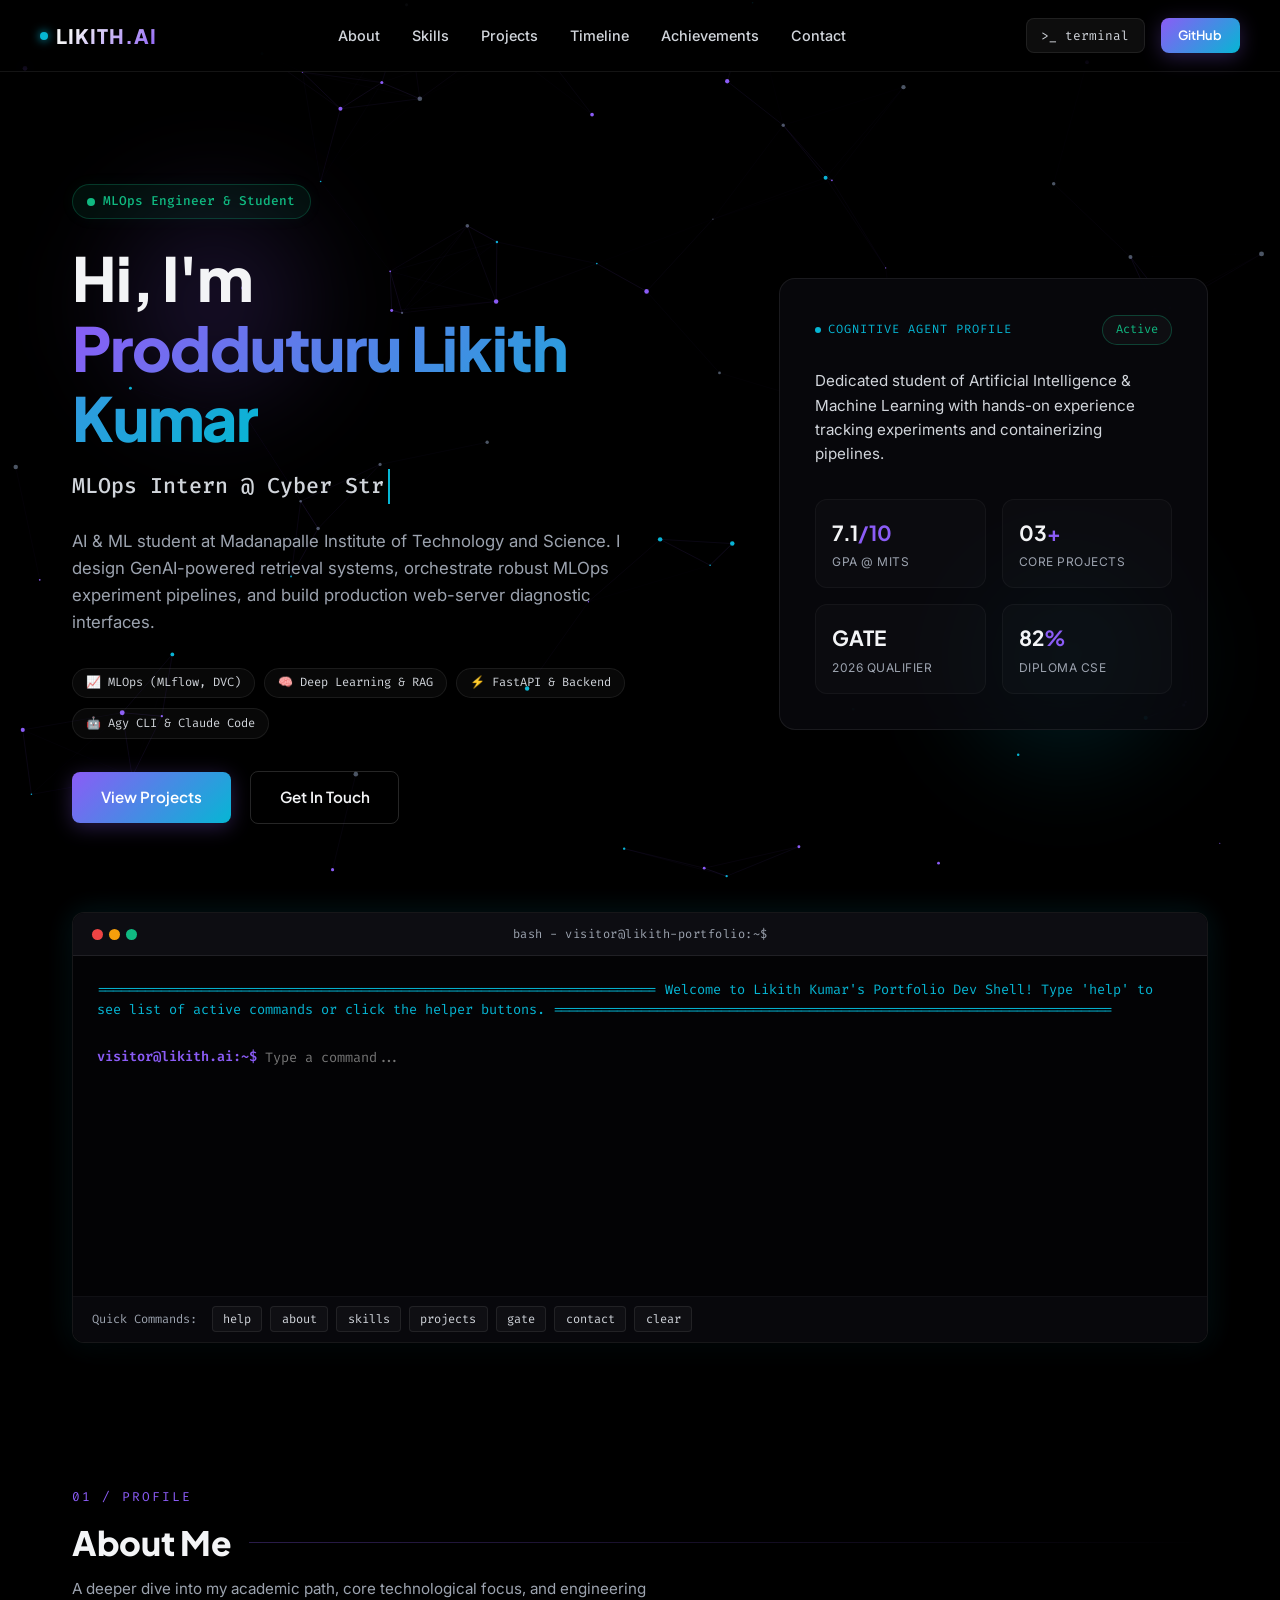
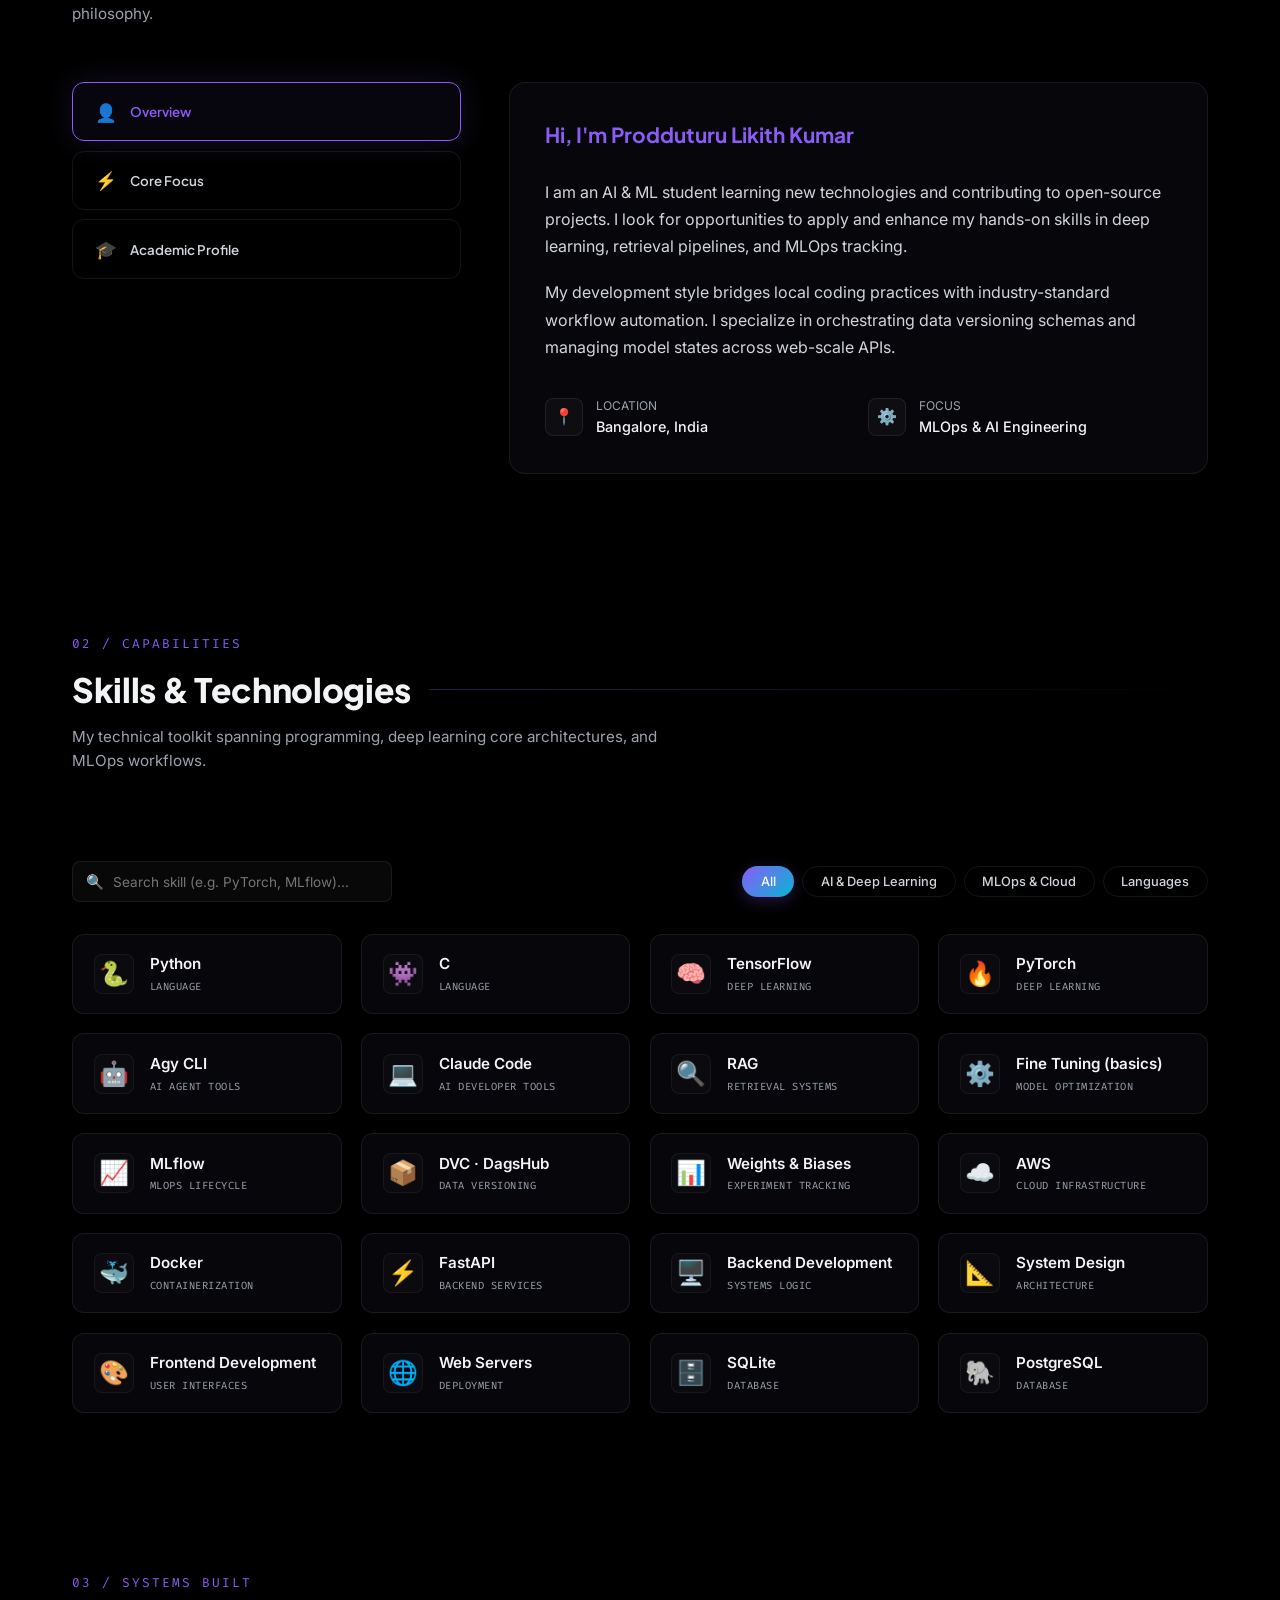
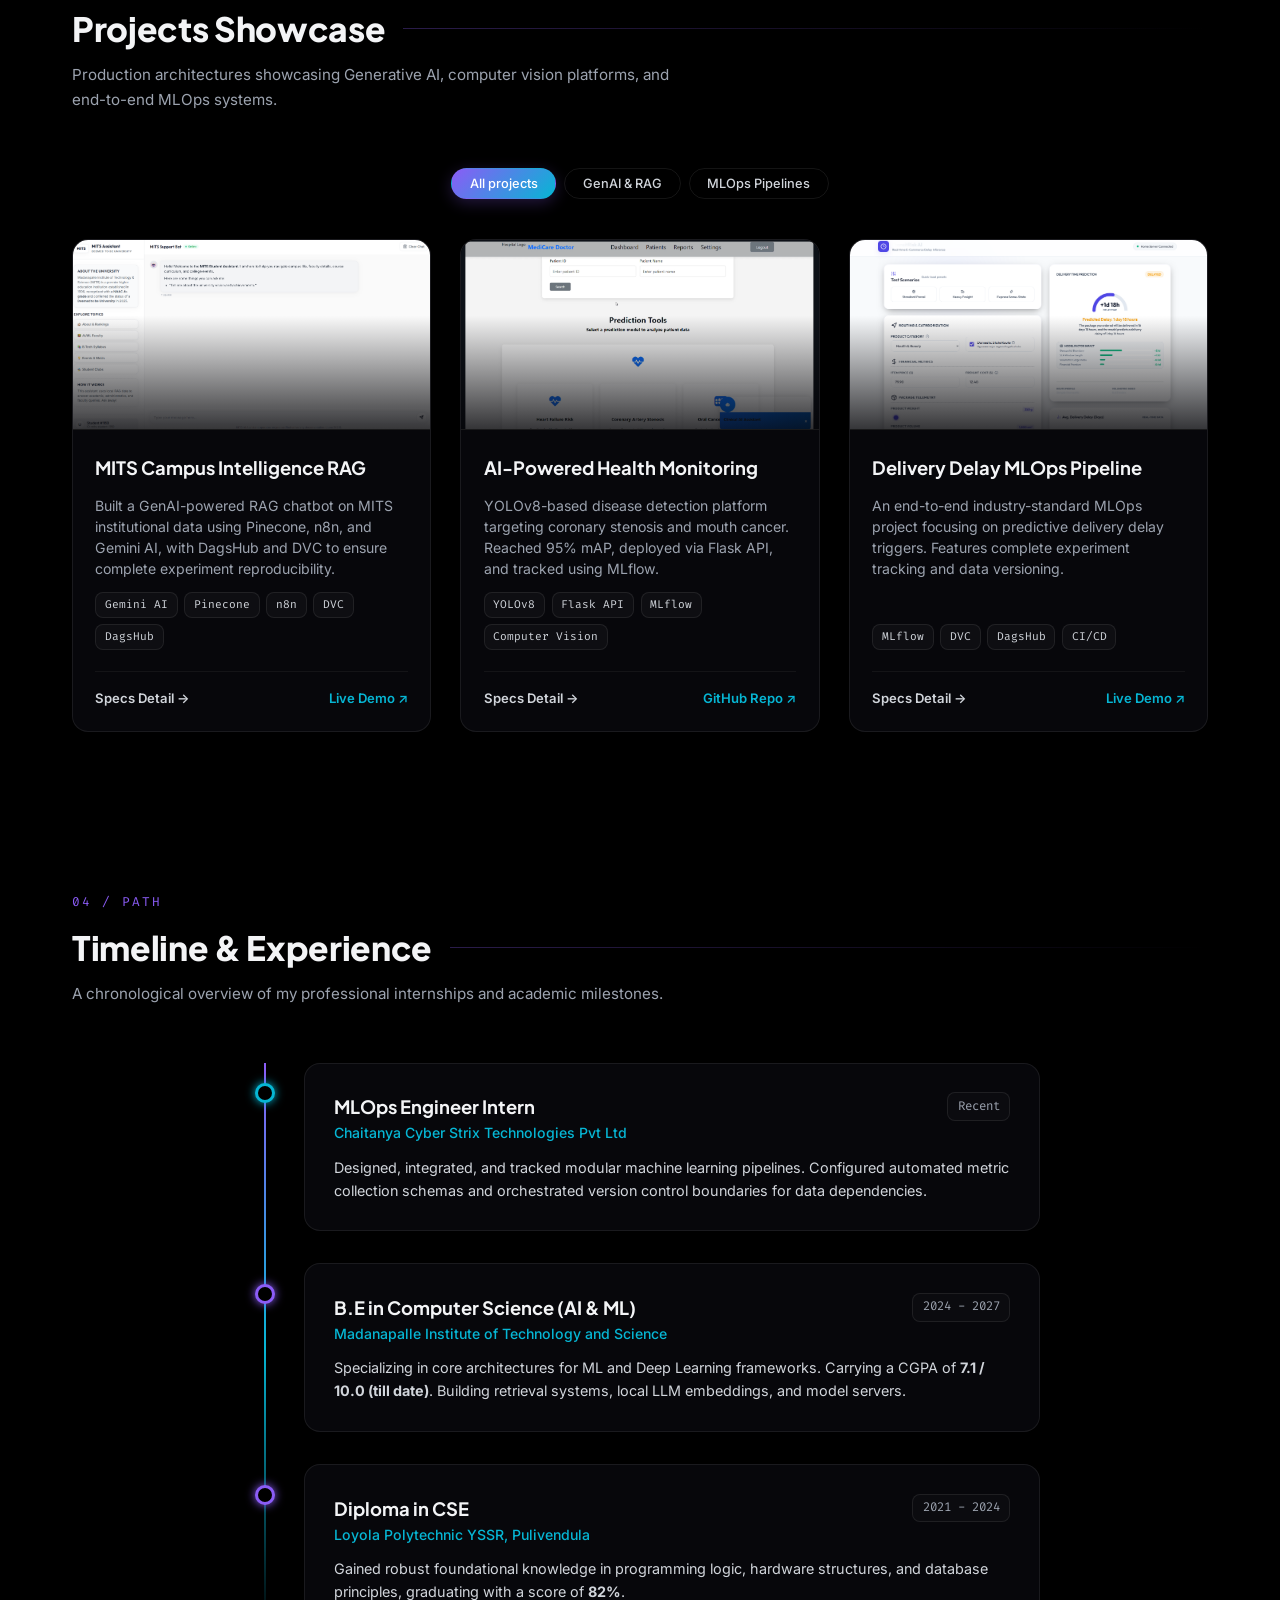
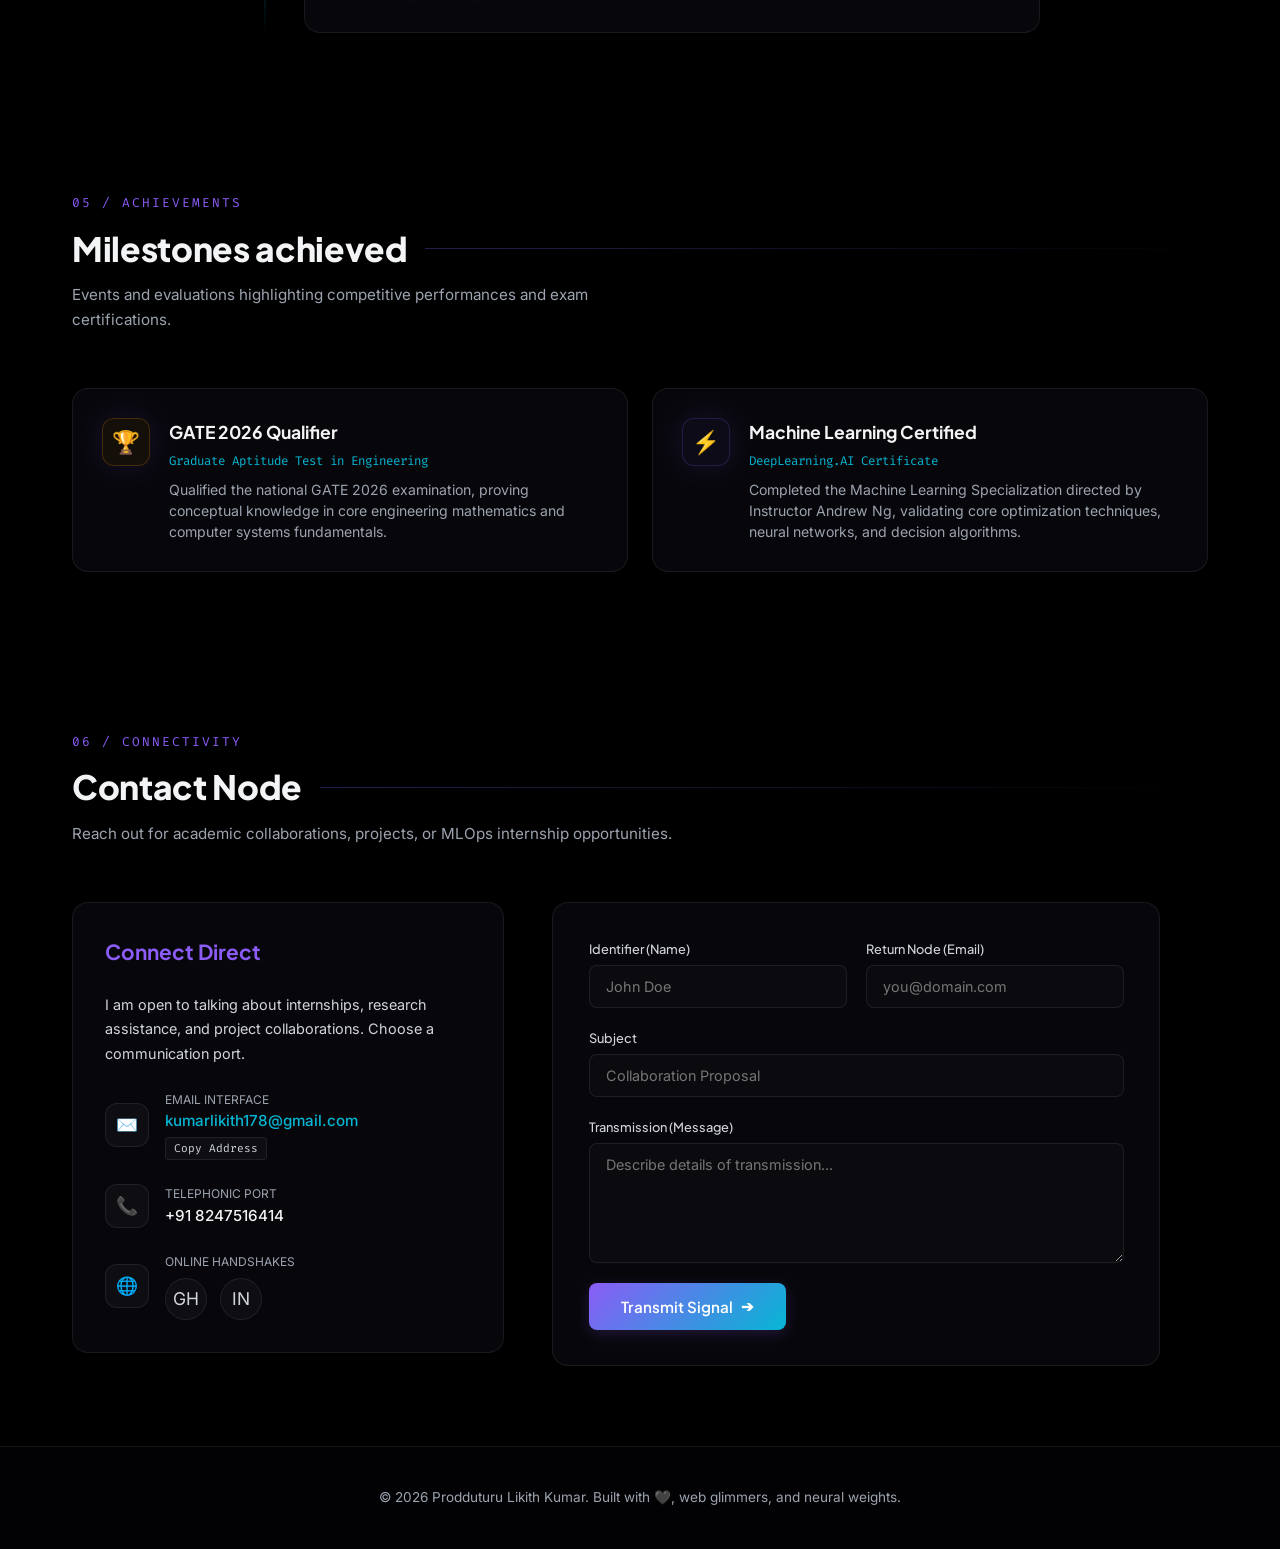
<file: index.html>
<!DOCTYPE html>
<html lang="en">
<head>
    <meta charset="UTF-8" />
    <meta name="viewport" content="width=device-width, initial-scale=1.0" />
    <title>Likith Kumar | MLOps &amp; AI Engineer Portfolio</title>
    <meta name="description" content="Portfolio of Prodduturu Likith Kumar - MLOps Engineer, AI &amp; ML student, GATE 2026 Qualifier. Explore projects, skills, and interactive developer terminal." />
    
    <!-- Google Fonts -->
    <link rel="preconnect" href="https://fonts.googleapis.com" />
    <link rel="preconnect" href="https://fonts.gstatic.com" crossorigin />
    <link href="https://fonts.googleapis.com/css2?family=Fira+Code:wght@400;500;600&family=Inter:wght@300;400;500;600&family=Plus+Jakarta+Sans:wght@500;600;700;800&display=swap" rel="stylesheet" />

    <style>
        /* CSS variables & Core Design Tokens */
        :root {
            --bg-pure: #000000;
            --bg-dark: #050508;
            --bg-card: rgba(10, 10, 15, 0.75);
            --bg-card-hover: rgba(18, 18, 24, 0.85);
            --border-color: rgba(255, 255, 255, 0.08);
            --border-hover: rgba(139, 92, 246, 0.4);
            
            --color-primary: #8b5cf6; /* Neon Purple */
            --color-secondary: #06b6d4; /* Neon Cyan */
            --color-accent: #10b981; /* Emerald Green */
            --color-accent-glow: rgba(16, 185, 129, 0.15);
            --color-purple-glow: rgba(139, 92, 246, 0.2);
            --color-cyan-glow: rgba(6, 182, 212, 0.2);
            
            --text-primary: #f3f4f6;
            --text-secondary: #d1d5db;
            --text-muted: #9ca3af;
            
            --font-sans: 'Inter', sans-serif;
            --font-display: 'Plus Jakarta Sans', sans-serif;
            --font-mono: 'Fira Code', monospace;
            
            --radius-lg: 16px;
            --radius-md: 12px;
            --radius-sm: 8px;
            --radius-full: 9999px;
            
            --transition-fast: 0.2s cubic-bezier(0.16, 1, 0.3, 1);
            --transition-normal: 0.3s cubic-bezier(0.16, 1, 0.3, 1);
            
            --shadow-glow: 0 0 30px rgba(139, 92, 246, 0.15);
            --shadow-glow-cyan: 0 0 30px rgba(6, 182, 212, 0.15);
        }

        /* Basic Reset & Base Styling */
        * {
            box-sizing: border-box;
            margin: 0;
            padding: 0;
            scroll-behavior: smooth;
        }

        body {
            font-family: var(--font-sans);
            background-color: var(--bg-pure);
            color: var(--text-primary);
            line-height: 1.6;
            overflow-x: hidden;
            -webkit-font-smoothing: antialiased;
        }

        /* Custom Scrollbar */
        ::-webkit-scrollbar {
            width: 8px;
        }
        ::-webkit-scrollbar-track {
            background: var(--bg-pure);
        }
        ::-webkit-scrollbar-thumb {
            background: #1f1f2e;
            border-radius: var(--radius-full);
            border: 2px solid var(--bg-pure);
        }
        ::-webkit-scrollbar-thumb:hover {
            background: var(--color-primary);
        }

        /* Links and buttons */
        a {
            color: inherit;
            text-decoration: none;
            transition: var(--transition-fast);
        }

        button, input, textarea {
            font-family: inherit;
        }

        /* Background Particle Canvas */
        #particle-canvas {
            position: fixed;
            top: 0;
            left: 0;
            width: 100vw;
            height: 100vh;
            z-index: 0;
            pointer-events: none;
        }

        /* Page Layout wrapper */
        .app-container {
            position: relative;
            z-index: 1;
            min-height: 100vh;
            display: flex;
            flex-direction: column;
        }

        .container {
            width: 100%;
            max-width: 1200px;
            margin: 0 auto;
            padding: 0 2rem;
        }

        @media (max-width: 768px) {
            .container {
                padding: 0 1.2rem;
            }
        }

        /* Glassmorphic card styling utilities */
        .glass-card {
            background: var(--bg-card);
            border: 1px solid var(--border-color);
            border-radius: var(--radius-lg);
            backdrop-filter: blur(16px);
            -webkit-backdrop-filter: blur(16px);
            transition: var(--transition-normal);
        }

        .glass-card:hover {
            border-color: var(--border-hover);
            background: var(--bg-card-hover);
            box-shadow: var(--shadow-glow);
        }

        /* Glow effects */
        .glow-glow-purple {
            position: absolute;
            width: 300px;
            height: 300px;
            background: radial-gradient(circle, var(--color-purple-glow) 0%, transparent 70%);
            z-index: -1;
            pointer-events: none;
            filter: blur(40px);
        }

        .glow-glow-cyan {
            position: absolute;
            width: 300px;
            height: 300px;
            background: radial-gradient(circle, var(--color-cyan-glow) 0%, transparent 70%);
            z-index: -1;
            pointer-events: none;
            filter: blur(40px);
        }

        /* Sticky Glassmorphic Navbar */
        .navbar {
            position: sticky;
            top: 0;
            z-index: 100;
            background: rgba(0, 0, 0, 0.7);
            backdrop-filter: blur(12px);
            -webkit-backdrop-filter: blur(12px);
            border-bottom: 1px solid var(--border-color);
            transition: var(--transition-fast);
        }

        .navbar.scrolled {
            background: rgba(0, 0, 0, 0.9);
            box-shadow: 0 10px 30px rgba(0, 0, 0, 0.5);
            border-bottom-color: rgba(255, 255, 255, 0.05);
        }

        .nav-inner {
            display: flex;
            align-items: center;
            justify-content: space-between;
            padding: 1.1rem 0;
        }

        .logo {
            font-family: var(--font-display);
            font-weight: 800;
            font-size: 1.25rem;
            letter-spacing: 1px;
            background: linear-gradient(135deg, var(--text-primary) 30%, var(--color-primary) 100%);
            -webkit-background-clip: text;
            -webkit-text-fill-color: transparent;
            display: flex;
            align-items: center;
            gap: 0.5rem;
        }

        .logo-dot {
            width: 8px;
            height: 8px;
            border-radius: var(--radius-full);
            background: var(--color-secondary);
            box-shadow: 0 0 10px var(--color-secondary);
        }

        .nav-links {
            display: flex;
            align-items: center;
            gap: 2rem;
        }

        .nav-link {
            font-size: 0.9rem;
            color: var(--text-secondary);
            font-weight: 500;
            position: relative;
            padding: 0.4rem 0;
        }

        .nav-link::after {
            content: '';
            position: absolute;
            bottom: 0;
            left: 0;
            width: 0;
            height: 2px;
            background: linear-gradient(90deg, var(--color-primary), var(--color-secondary));
            border-radius: var(--radius-full);
            transition: var(--transition-fast);
        }

        .nav-link:hover {
            color: var(--text-primary);
        }

        .nav-link:hover::after,
        .nav-link.active::after {
            width: 100%;
        }

        .nav-actions {
            display: flex;
            align-items: center;
            gap: 1rem;
        }

        .btn-terminal-toggle {
            background: rgba(255, 255, 255, 0.05);
            border: 1px solid var(--border-color);
            color: var(--text-secondary);
            padding: 0.5rem 0.9rem;
            border-radius: var(--radius-sm);
            font-size: 0.8rem;
            cursor: pointer;
            display: flex;
            align-items: center;
            gap: 0.4rem;
            font-family: var(--font-mono);
            transition: var(--transition-fast);
        }

        .btn-terminal-toggle:hover {
            background: rgba(255, 255, 255, 0.1);
            border-color: var(--color-secondary);
            color: var(--color-secondary);
            box-shadow: var(--shadow-glow-cyan);
        }

        .mobile-menu-btn {
            display: none;
            background: none;
            border: none;
            color: var(--text-primary);
            font-size: 1.5rem;
            cursor: pointer;
        }

        @media (max-width: 868px) {
            .nav-links {
                display: none;
            }
            .mobile-menu-btn {
                display: block;
            }
            .nav-actions {
                display: none;
            }
        }

        /* Mobile Nav Menu Drawer */
        .mobile-nav {
            position: fixed;
            top: 70px;
            left: 0;
            width: 100%;
            height: calc(100vh - 70px);
            background: rgba(5, 5, 8, 0.98);
            z-index: 99;
            backdrop-filter: blur(20px);
            border-top: 1px solid var(--border-color);
            display: flex;
            flex-direction: column;
            padding: 2.5rem 2rem;
            gap: 1.5rem;
            transform: translateX(-100%);
            transition: transform var(--transition-normal);
        }

        .mobile-nav.open {
            transform: translateX(0);
        }

        .mobile-nav-link {
            font-size: 1.3rem;
            font-family: var(--font-display);
            font-weight: 600;
            color: var(--text-secondary);
            padding: 0.5rem 0;
            border-bottom: 1px solid rgba(255, 255, 255, 0.05);
        }

        .mobile-nav-link:hover {
            color: var(--color-primary);
            padding-left: 0.5rem;
        }

        /* Hero Section */
        .hero {
            padding: 7rem 0 4rem;
            position: relative;
            overflow: hidden;
        }

        .hero-grid {
            display: grid;
            grid-template-columns: 1.2fr 0.8fr;
            gap: 4rem;
            align-items: center;
        }

        @media (max-width: 992px) {
            .hero-grid {
                grid-template-columns: 1fr;
                gap: 3rem;
                text-align: center;
            }
        }

        .hero-left {
            position: relative;
        }

        .status-chip {
            display: inline-flex;
            align-items: center;
            gap: 0.5rem;
            background: rgba(16, 185, 129, 0.08);
            border: 1px solid rgba(16, 185, 129, 0.25);
            padding: 0.4rem 0.9rem;
            border-radius: var(--radius-full);
            color: var(--color-accent);
            font-weight: 500;
            font-size: 0.8rem;
            font-family: var(--font-mono);
            margin-bottom: 1.5rem;
            box-shadow: 0 0 15px rgba(16, 185, 129, 0.05);
        }

        .status-dot {
            width: 8px;
            height: 8px;
            border-radius: var(--radius-full);
            background: var(--color-accent);
            animation: pulse-dot 2s infinite;
        }

        @keyframes pulse-dot {
            0% { transform: scale(0.9); opacity: 0.6; }
            50% { transform: scale(1.2); opacity: 1; box-shadow: 0 0 8px var(--color-accent); }
            100% { transform: scale(0.9); opacity: 0.6; }
        }

        .hero-title {
            font-family: var(--font-display);
            font-size: clamp(2.5rem, 5vw, 3.8rem);
            font-weight: 800;
            line-height: 1.15;
            letter-spacing: -0.02em;
            margin-bottom: 1rem;
        }

        .hero-title span {
            background: linear-gradient(135deg, var(--color-primary) 0%, var(--color-secondary) 100%);
            -webkit-background-clip: text;
            -webkit-text-fill-color: transparent;
        }

        .hero-subtitle-wrapper {
            height: 2.2rem;
            margin-bottom: 1.5rem;
            display: flex;
            align-items: center;
            justify-content: flex-start;
        }

        @media (max-width: 992px) {
            .hero-subtitle-wrapper {
                justify-content: center;
            }
        }

        .hero-subtitle {
            font-size: 1.35rem;
            color: var(--text-secondary);
            font-family: var(--font-mono);
            font-weight: 500;
            border-right: 2px solid var(--color-secondary);
            padding-right: 4px;
            white-space: nowrap;
            overflow: hidden;
            animation: blink-cursor 0.75s step-end infinite;
        }

        @keyframes blink-cursor {
            from, to { border-color: transparent }
            50% { border-color: var(--color-secondary); }
        }

        .hero-description {
            font-size: 1.05rem;
            color: var(--text-muted);
            margin-bottom: 2rem;
            max-width: 580px;
        }

        @media (max-width: 992px) {
            .hero-description {
                margin-left: auto;
                margin-right: auto;
            }
        }

        .hero-badges {
            display: flex;
            flex-wrap: wrap;
            gap: 0.6rem;
            margin-bottom: 2rem;
        }

        @media (max-width: 992px) {
            .hero-badges {
                justify-content: center;
            }
        }

        .badge {
            font-family: var(--font-mono);
            font-size: 0.75rem;
            padding: 0.3rem 0.8rem;
            background: rgba(255, 255, 255, 0.03);
            border: 1px solid var(--border-color);
            border-radius: var(--radius-full);
            color: var(--text-secondary);
        }

        .hero-actions {
            display: flex;
            align-items: center;
            gap: 1.2rem;
        }

        @media (max-width: 992px) {
            .hero-actions {
                justify-content: center;
                flex-wrap: wrap;
            }
        }

        .btn-glow-primary {
            position: relative;
            background: linear-gradient(135deg, var(--color-primary), var(--color-secondary));
            color: #ffffff;
            font-family: var(--font-display);
            font-weight: 600;
            font-size: 0.95rem;
            padding: 0.85rem 1.8rem;
            border-radius: var(--radius-sm);
            border: none;
            cursor: pointer;
            transition: var(--transition-fast);
            box-shadow: 0 4px 20px rgba(139, 92, 246, 0.3);
            display: inline-flex;
            align-items: center;
            gap: 0.5rem;
        }

        .btn-glow-primary:hover {
            transform: translateY(-2px);
            box-shadow: 0 8px 25px rgba(139, 92, 246, 0.5), 0 0 15px var(--color-secondary);
        }

        .btn-glow-secondary {
            background: transparent;
            border: 1px solid rgba(255, 255, 255, 0.15);
            color: var(--text-primary);
            font-family: var(--font-display);
            font-weight: 600;
            font-size: 0.95rem;
            padding: 0.85rem 1.8rem;
            border-radius: var(--radius-sm);
            cursor: pointer;
            transition: var(--transition-fast);
            display: inline-flex;
            align-items: center;
            gap: 0.5rem;
        }

        .btn-glow-secondary:hover {
            border-color: var(--color-secondary);
            background: rgba(6, 182, 212, 0.04);
            color: var(--color-secondary);
            text-shadow: 0 0 8px rgba(6, 182, 212, 0.3);
        }

        .hero-right-card {
            position: relative;
            padding: 2.2rem;
            overflow: hidden;
            display: flex;
            flex-direction: column;
            gap: 1.5rem;
        }

        .card-header-glow {
            display: flex;
            align-items: center;
            justify-content: space-between;
        }

        .card-label {
            font-family: var(--font-mono);
            font-size: 0.75rem;
            color: var(--color-secondary);
            text-transform: uppercase;
            letter-spacing: 1px;
            display: flex;
            align-items: center;
            gap: 0.4rem;
        }

        .card-label-dot {
            width: 6px;
            height: 6px;
            border-radius: var(--radius-full);
            background: var(--color-secondary);
        }

        .card-body-text {
            font-size: 0.95rem;
            color: var(--text-secondary);
        }

        .stats-grid {
            display: grid;
            grid-template-columns: repeat(2, 1fr);
            gap: 1rem;
            margin-top: 0.5rem;
        }

        .stat-box {
            background: rgba(255, 255, 255, 0.02);
            border: 1px solid rgba(255, 255, 255, 0.04);
            border-radius: var(--radius-md);
            padding: 1rem;
            transition: var(--transition-fast);
        }

        .stat-box:hover {
            border-color: rgba(255, 255, 255, 0.1);
            background: rgba(255, 255, 255, 0.04);
        }

        .stat-num {
            font-family: var(--font-display);
            font-weight: 700;
            font-size: 1.3rem;
            color: var(--text-primary);
            margin-bottom: 0.2rem;
        }

        .stat-num span {
            color: var(--color-primary);
        }

        .stat-title {
            font-size: 0.75rem;
            color: var(--text-muted);
            text-transform: uppercase;
            letter-spacing: 0.5px;
        }

        /* Developer Interactive Terminal Section */
        .terminal-section {
            padding: 1.5rem 0 4rem;
        }

        .terminal-window {
            background: #030305;
            border: 1px solid var(--border-color);
            border-radius: var(--radius-md);
            box-shadow: 0 20px 50px rgba(0, 0, 0, 0.8), var(--shadow-glow-cyan);
            overflow: hidden;
            font-family: var(--font-mono);
            font-size: 0.85rem;
            color: #d1d5db;
        }

        .terminal-header {
            background: #0d0d12;
            padding: 0.7rem 1.2rem;
            border-bottom: 1px solid var(--border-color);
            display: flex;
            align-items: center;
            justify-content: space-between;
        }

        .terminal-controls {
            display: flex;
            gap: 6px;
        }

        .terminal-dot {
            width: 11px;
            height: 11px;
            border-radius: var(--radius-full);
        }

        .dot-close { background: #ef4444; }
        .dot-minimize { background: #f59e0b; }
        .dot-maximize { background: #10b981; }

        .terminal-title {
            color: var(--text-muted);
            font-size: 0.75rem;
            letter-spacing: 0.5px;
        }

        .terminal-body {
            padding: 1.5rem;
            height: 340px;
            overflow-y: auto;
            display: flex;
            flex-direction: column;
            gap: 0.8rem;
        }

        .terminal-welcome {
            color: var(--color-secondary);
            line-height: 1.5;
        }

        .terminal-prompt-line {
            display: flex;
            align-items: center;
            gap: 0.5rem;
        }

        .terminal-user {
            color: var(--color-primary);
            font-weight: 600;
        }

        .terminal-input-wrapper {
            display: flex;
            align-items: center;
            flex-grow: 1;
        }

        .terminal-input {
            background: transparent;
            border: none;
            color: var(--text-primary);
            font-family: var(--font-mono);
            font-size: 0.85rem;
            outline: none;
            width: 100%;
        }

        .terminal-output {
            white-space: pre-wrap;
            color: var(--text-secondary);
            margin-bottom: 0.5rem;
        }

        .terminal-output.error {
            color: #f87171;
        }

        .terminal-output.success {
            color: #34d399;
        }

        .terminal-helper-buttons {
            display: flex;
            flex-wrap: wrap;
            gap: 0.5rem;
            padding: 0.6rem 1.2rem;
            background: #08080c;
            border-top: 1px solid rgba(255, 255, 255, 0.03);
            align-items: center;
        }

        .terminal-helper-label {
            font-size: 0.75rem;
            color: var(--text-muted);
            margin-right: 0.4rem;
        }

        .terminal-btn {
            background: rgba(255, 255, 255, 0.03);
            border: 1px solid rgba(255, 255, 255, 0.08);
            border-radius: 4px;
            color: var(--text-secondary);
            padding: 0.25rem 0.65rem;
            font-size: 0.75rem;
            font-family: var(--font-mono);
            cursor: pointer;
            transition: var(--transition-fast);
        }

        .terminal-btn:hover {
            background: var(--color-primary);
            color: #fff;
            border-color: var(--color-primary);
        }

        /* Section Global Typography */
        section {
            padding: 5rem 0;
            position: relative;
        }

        .section-header {
            margin-bottom: 3.5rem;
            display: flex;
            flex-direction: column;
            gap: 0.5rem;
        }

        .section-tag {
            font-family: var(--font-mono);
            font-size: 0.8rem;
            color: var(--color-primary);
            text-transform: uppercase;
            letter-spacing: 2px;
        }

        .section-title {
            font-family: var(--font-display);
            font-size: 2.1rem;
            font-weight: 800;
            letter-spacing: -0.01em;
            color: var(--text-primary);
            display: flex;
            align-items: center;
            gap: 0.6rem;
        }

        .section-title::after {
            content: '';
            height: 1px;
            flex-grow: 1;
            background: linear-gradient(90deg, rgba(139, 92, 246, 0.3), transparent);
            margin-left: 0.5rem;
        }

        .section-description {
            color: var(--text-muted);
            max-width: 600px;
            font-size: 0.95rem;
        }

        /* About Section (Interactive Tabs) */
        .about-grid {
            display: grid;
            grid-template-columns: 1fr 1.8fr;
            gap: 3rem;
        }

        @media (max-width: 868px) {
            .about-grid {
                grid-template-columns: 1fr;
            }
        }

        .about-tabs {
            display: flex;
            flex-direction: column;
            gap: 0.6rem;
        }

        @media (max-width: 868px) {
            .about-tabs {
                flex-direction: row;
                overflow-x: auto;
                padding-bottom: 0.5rem;
            }
        }

        .about-tab-btn {
            background: transparent;
            border: 1px solid var(--border-color);
            border-radius: var(--radius-md);
            padding: 1.1rem 1.4rem;
            text-align: left;
            cursor: pointer;
            color: var(--text-secondary);
            font-family: var(--font-display);
            font-weight: 600;
            transition: var(--transition-fast);
            display: flex;
            align-items: center;
            gap: 0.8rem;
        }

        @media (max-width: 868px) {
            .about-tab-btn {
                white-space: nowrap;
                padding: 0.8rem 1.2rem;
            }
        }

        .about-tab-btn:hover {
            background: rgba(255, 255, 255, 0.02);
            border-color: rgba(255, 255, 255, 0.15);
        }

        .about-tab-btn.active {
            background: rgba(139, 92, 246, 0.05);
            border-color: var(--color-primary);
            color: var(--color-primary);
            box-shadow: var(--shadow-glow);
        }

        .about-tab-icon {
            font-size: 1.1rem;
        }

        .about-content-wrapper {
            min-height: 250px;
        }

        .about-tab-pane {
            display: none;
            animation: fadeIn 0.4s ease-out forwards;
        }

        .about-tab-pane.active {
            display: flex;
            flex-direction: column;
            gap: 1.2rem;
        }

        @keyframes fadeIn {
            from { opacity: 0; transform: translateY(10px); }
            to { opacity: 1; transform: translateY(0); }
        }

        .about-bio-text {
            color: var(--text-secondary);
            font-size: 1rem;
            line-height: 1.7;
        }

        .about-meta-list {
            display: grid;
            grid-template-columns: repeat(2, 1fr);
            gap: 1.2rem;
            margin-top: 1rem;
        }

        @media (max-width: 576px) {
            .about-meta-list {
                grid-template-columns: 1fr;
            }
        }

        .about-meta-item {
            display: flex;
            align-items: center;
            gap: 0.8rem;
        }

        .about-meta-icon {
            width: 38px;
            height: 38px;
            border-radius: var(--radius-sm);
            background: rgba(255, 255, 255, 0.03);
            border: 1px solid var(--border-color);
            display: flex;
            align-items: center;
            justify-content: center;
            color: var(--color-secondary);
        }

        .about-meta-info {
            display: flex;
            flex-direction: column;
        }

        .about-meta-label {
            font-size: 0.75rem;
            color: var(--text-muted);
            text-transform: uppercase;
        }

        .about-meta-value {
            font-size: 0.9rem;
            font-weight: 500;
            color: var(--text-primary);
        }

        /* Skills Section (Filter & Search) */
        .skills-container {
            display: flex;
            flex-direction: column;
            gap: 2rem;
        }

        .skills-toolbar {
            display: flex;
            align-items: center;
            justify-content: space-between;
            gap: 1.5rem;
            flex-wrap: wrap;
        }

        .skills-search-wrapper {
            position: relative;
            max-width: 320px;
            width: 100%;
        }

        .skills-search-input {
            width: 100%;
            background: rgba(255, 255, 255, 0.03);
            border: 1px solid var(--border-color);
            border-radius: var(--radius-sm);
            padding: 0.7rem 1rem 0.7rem 2.5rem;
            color: var(--text-primary);
            font-size: 0.85rem;
            outline: none;
            transition: var(--transition-fast);
        }

        .skills-search-input:focus {
            border-color: var(--color-secondary);
            background: rgba(6, 182, 212, 0.02);
            box-shadow: var(--shadow-glow-cyan);
        }

        .skills-search-icon {
            position: absolute;
            left: 0.9rem;
            top: 50%;
            transform: translateY(-50%);
            color: var(--text-muted);
            font-size: 0.9rem;
        }

        .skills-filters {
            display: flex;
            gap: 0.5rem;
            flex-wrap: wrap;
        }

        .filter-btn {
            background: transparent;
            border: 1px solid var(--border-color);
            border-radius: var(--radius-full);
            padding: 0.45rem 1.1rem;
            font-size: 0.8rem;
            font-weight: 500;
            cursor: pointer;
            color: var(--text-secondary);
            transition: var(--transition-fast);
        }

        .filter-btn:hover {
            border-color: rgba(255, 255, 255, 0.15);
            background: rgba(255, 255, 255, 0.02);
        }

        .filter-btn.active {
            background: linear-gradient(135deg, var(--color-primary), var(--color-secondary));
            border-color: transparent;
            color: #fff;
            box-shadow: 0 4px 15px rgba(139, 92, 246, 0.25);
        }

        .skills-grid {
            display: grid;
            grid-template-columns: repeat(auto-fill, minmax(220px, 1fr));
            gap: 1.2rem;
        }

        /* Clean Skills Card Redesign (Removed percentages & progress bars) */
        .skill-card-new {
            padding: 1.1rem 1.3rem;
            display: flex;
            flex-direction: row;
            align-items: center;
            gap: 1rem;
            border-radius: var(--radius-md);
            background: var(--bg-card);
            border: 1px solid var(--border-color);
            transition: var(--transition-normal);
        }

        .skill-card-new:hover {
            border-color: var(--color-primary);
            background: var(--bg-card-hover);
            box-shadow: var(--shadow-glow);
            transform: translateY(-2px);
        }

        .skill-icon {
            font-size: 1.5rem;
            width: 40px;
            height: 40px;
            background: rgba(255, 255, 255, 0.02);
            border: 1px solid rgba(255, 255, 255, 0.05);
            border-radius: var(--radius-sm);
            display: flex;
            align-items: center;
            justify-content: center;
            flex-shrink: 0;
        }

        .skill-info-block {
            display: flex;
            flex-direction: column;
            gap: 0.15rem;
        }

        .skill-name {
            font-weight: 600;
            font-size: 0.95rem;
            color: var(--text-primary);
        }

        .skill-category-tag {
            font-family: var(--font-mono);
            font-size: 0.65rem;
            color: var(--text-muted);
            text-transform: uppercase;
            letter-spacing: 0.5px;
        }

        /* Projects Section */
        .projects-toolbar {
            display: flex;
            justify-content: center;
            margin-bottom: 2.5rem;
        }

        .projects-grid {
            display: grid;
            grid-template-columns: repeat(auto-fill, minmax(340px, 1fr));
            gap: 1.8rem;
        }

        @media (max-width: 576px) {
            .projects-grid {
                grid-template-columns: 1fr;
            }
        }

        .project-card-new {
            overflow: hidden;
            display: flex;
            flex-direction: column;
            height: 100%;
            position: relative;
        }

        /* Premium Project Image Wrapper */
        .project-image-wrapper {
            height: 190px;
            overflow: hidden;
            position: relative;
            background: #060608;
            border-bottom: 1px solid var(--border-color);
        }

        .project-image {
            width: 100%;
            height: 100%;
            object-fit: cover;
            transition: transform 0.6s cubic-bezier(0.16, 1, 0.3, 1);
        }

        .project-card-new:hover .project-image {
            transform: scale(1.06);
        }

        .project-image-overlay {
            position: absolute;
            inset: 0;
            background: linear-gradient(to bottom, transparent 40%, rgba(5, 5, 8, 0.8) 100%);
            pointer-events: none;
            transition: var(--transition-fast);
        }

        .project-card-new:hover .project-image-overlay {
            background: linear-gradient(to bottom, transparent 20%, rgba(0, 0, 0, 0.65) 100%);
        }

        .project-info {
            padding: 1.4rem;
            display: flex;
            flex-direction: column;
            flex-grow: 1;
            gap: 0.8rem;
        }

        .project-title-new {
            font-family: var(--font-display);
            font-size: 1.15rem;
            font-weight: 700;
            color: var(--text-primary);
        }

        .project-desc-new {
            font-size: 0.88rem;
            color: var(--text-muted);
            line-height: 1.5;
            flex-grow: 1;
        }

        .project-tags {
            display: flex;
            flex-wrap: wrap;
            gap: 0.4rem;
        }

        .project-tag {
            font-family: var(--font-mono);
            font-size: 0.7rem;
            padding: 0.18rem 0.55rem;
            background: rgba(255, 255, 255, 0.03);
            border: 1px solid var(--border-color);
            border-radius: var(--radius-sm);
            color: var(--text-secondary);
        }

        .project-actions-new {
            display: flex;
            align-items: center;
            justify-content: space-between;
            margin-top: 0.5rem;
            padding-top: 1rem;
            border-top: 1px solid rgba(255, 255, 255, 0.05);
        }

        .project-btn-detail {
            color: var(--text-secondary);
            font-size: 0.82rem;
            font-weight: 600;
            display: inline-flex;
            align-items: center;
            gap: 0.3rem;
            cursor: pointer;
            transition: var(--transition-fast);
        }

        .project-btn-detail:hover {
            color: var(--color-primary);
            text-shadow: 0 0 5px rgba(139, 92, 246, 0.3);
        }

        .project-btn-live {
            color: var(--color-secondary);
            font-size: 0.82rem;
            font-weight: 600;
            display: inline-flex;
            align-items: center;
            gap: 0.3rem;
            cursor: pointer;
            transition: var(--transition-fast);
        }

        .project-btn-live:hover {
            color: var(--text-primary);
            text-shadow: 0 0 5px var(--color-secondary);
        }

        /* Timeline / Experience Section */
        .timeline-container {
            position: relative;
            max-width: 800px;
            margin: 0 auto;
            display: flex;
            flex-direction: column;
            gap: 2rem;
        }

        .timeline-line {
            position: absolute;
            left: 1.5rem;
            top: 0;
            bottom: 0;
            width: 2px;
            background: linear-gradient(180deg, var(--color-primary), var(--color-secondary), transparent);
        }

        .timeline-node {
            position: relative;
            padding-left: 4rem;
        }

        .timeline-dot-indicator {
            position: absolute;
            left: 0.95rem;
            top: 1.3rem;
            width: 20px;
            height: 20px;
            border-radius: var(--radius-full);
            background: var(--bg-pure);
            border: 3px solid var(--color-primary);
            box-shadow: 0 0 10px var(--color-primary);
            z-index: 2;
            transition: var(--transition-fast);
        }

        .timeline-node:hover .timeline-dot-indicator {
            background: var(--color-secondary);
            border-color: var(--text-primary);
            box-shadow: 0 0 15px var(--color-secondary);
            transform: scale(1.15);
        }

        .timeline-content-card {
            padding: 1.8rem;
            display: flex;
            flex-direction: column;
            gap: 0.7rem;
        }

        .timeline-header-info {
            display: flex;
            justify-content: space-between;
            align-items: flex-start;
            flex-wrap: wrap;
            gap: 0.5rem;
        }

        .timeline-title-new {
            font-family: var(--font-display);
            font-size: 1.15rem;
            font-weight: 700;
            color: var(--text-primary);
        }

        .timeline-company {
            font-size: 0.88rem;
            color: var(--color-secondary);
            font-weight: 500;
        }

        .timeline-period {
            font-family: var(--font-mono);
            font-size: 0.78rem;
            color: var(--text-muted);
            background: rgba(255, 255, 255, 0.02);
            border: 1px solid var(--border-color);
            padding: 0.2rem 0.6rem;
            border-radius: var(--radius-sm);
        }

        .timeline-desc {
            font-size: 0.9rem;
            color: var(--text-secondary);
        }

        .timeline-bullets {
            padding-left: 1.2rem;
            display: flex;
            flex-direction: column;
            gap: 0.4rem;
        }

        .timeline-bullets li {
            font-size: 0.88rem;
            color: var(--text-muted);
        }

        .timeline-bullets li strong {
            color: var(--text-primary);
        }

        /* Achievements Section */
        .achieve-grid {
            display: grid;
            grid-template-columns: repeat(2, 1fr);
            gap: 1.5rem;
        }

        @media (max-width: 768px) {
            .achieve-grid {
                grid-template-columns: 1fr;
            }
        }

        .achieve-card {
            padding: 1.8rem;
            display: flex;
            align-items: flex-start;
            gap: 1.2rem;
            position: relative;
            overflow: hidden;
        }

        .achieve-icon-wrapper {
            width: 48px;
            height: 48px;
            border-radius: var(--radius-md);
            background: rgba(139, 92, 246, 0.06);
            border: 1px solid rgba(139, 92, 246, 0.2);
            display: flex;
            align-items: center;
            justify-content: center;
            font-size: 1.4rem;
            color: var(--color-primary);
            flex-shrink: 0;
            box-shadow: var(--shadow-glow);
        }

        .achieve-card.gold-card .achieve-icon-wrapper {
            background: rgba(245, 158, 11, 0.06);
            border-color: rgba(245, 158, 11, 0.2);
            color: #f59e0b;
        }

        .achieve-info {
            display: flex;
            flex-direction: column;
            gap: 0.4rem;
        }

        .achieve-title-new {
            font-family: var(--font-display);
            font-size: 1.1rem;
            font-weight: 700;
            color: var(--text-primary);
        }

        .achieve-meta {
            font-family: var(--font-mono);
            font-size: 0.78rem;
            color: var(--color-secondary);
        }

        .achieve-desc {
            font-size: 0.88rem;
            color: var(--text-muted);
            line-height: 1.5;
        }

        /* Contact Section */
        .contact-grid {
            display: grid;
            grid-template-columns: 0.9fr 1.1fr;
            gap: 3rem;
        }

        @media (max-width: 868px) {
            .contact-grid {
                grid-template-columns: 1fr;
                gap: 2.5rem;
            }
        }

        .contact-left {
            display: flex;
            flex-direction: column;
            gap: 1.8rem;
        }

        .contact-card-info {
            padding: 2rem;
            display: flex;
            flex-direction: column;
            gap: 1.5rem;
        }

        .contact-item {
            display: flex;
            align-items: center;
            gap: 1rem;
        }

        .contact-icon-box {
            width: 44px;
            height: 44px;
            border-radius: var(--radius-md);
            background: rgba(255, 255, 255, 0.03);
            border: 1px solid var(--border-color);
            display: flex;
            align-items: center;
            justify-content: center;
            font-size: 1.1rem;
            color: var(--color-secondary);
        }

        .contact-details {
            display: flex;
            flex-direction: column;
        }

        .contact-label {
            font-size: 0.75rem;
            color: var(--text-muted);
            text-transform: uppercase;
        }

        .contact-value {
            font-size: 0.95rem;
            font-weight: 500;
            color: var(--text-primary);
        }

        .contact-copy-btn {
            background: rgba(255, 255, 255, 0.03);
            border: 1px solid var(--border-color);
            border-radius: 4px;
            color: var(--text-secondary);
            padding: 0.2rem 0.5rem;
            font-size: 0.7rem;
            font-family: var(--font-mono);
            cursor: pointer;
            margin-top: 0.2rem;
            align-self: flex-start;
            transition: var(--transition-fast);
        }

        .contact-copy-btn:hover {
            background: var(--color-secondary);
            color: #000;
            border-color: var(--color-secondary);
        }

        .socials-row {
            display: flex;
            gap: 0.8rem;
        }

        .social-circle-btn {
            width: 42px;
            height: 42px;
            border-radius: var(--radius-full);
            background: rgba(255, 255, 255, 0.03);
            border: 1px solid var(--border-color);
            display: flex;
            align-items: center;
            justify-content: center;
            color: var(--text-secondary);
            font-size: 1.1rem;
            transition: var(--transition-fast);
        }

        .social-circle-btn:hover {
            background: var(--color-primary);
            color: #fff;
            border-color: var(--color-primary);
            box-shadow: var(--shadow-glow);
            transform: translateY(-3px);
        }

        .contact-right {
            position: relative;
        }

        .form-card {
            padding: 2.2rem;
        }

        .form-grid {
            display: grid;
            grid-template-columns: repeat(2, 1fr);
            gap: 1.2rem;
        }

        @media (max-width: 576px) {
            .form-grid {
                grid-template-columns: 1fr;
            }
        }

        .form-group {
            display: flex;
            flex-direction: column;
            gap: 0.4rem;
        }

        .form-group.full-width {
            grid-column: 1 / -1;
        }

        .form-group label {
            font-size: 0.8rem;
            font-weight: 500;
            color: var(--text-secondary);
            font-family: var(--font-display);
        }

        .form-input {
            background: rgba(255, 255, 255, 0.02);
            border: 1px solid var(--border-color);
            border-radius: var(--radius-sm);
            padding: 0.75rem 1rem;
            color: var(--text-primary);
            font-size: 0.9rem;
            outline: none;
            transition: var(--transition-fast);
        }

        .form-input:focus {
            border-color: var(--color-primary);
            background: rgba(139, 92, 246, 0.02);
            box-shadow: var(--shadow-glow);
        }

        textarea.form-input {
            resize: vertical;
            min-height: 120px;
        }

        .btn-submit {
            background: linear-gradient(135deg, var(--color-primary), var(--color-secondary));
            color: #ffffff;
            font-family: var(--font-display);
            font-weight: 600;
            font-size: 0.95rem;
            padding: 0.85rem 2rem;
            border-radius: var(--radius-sm);
            border: none;
            cursor: pointer;
            transition: var(--transition-fast);
            align-self: flex-start;
            box-shadow: 0 4px 15px rgba(139, 92, 246, 0.2);
            display: inline-flex;
            align-items: center;
            gap: 0.5rem;
        }

        .btn-submit:hover {
            transform: translateY(-2px);
            box-shadow: 0 6px 20px rgba(139, 92, 246, 0.4), 0 0 10px var(--color-secondary);
        }

        /* Footer */
        .footer {
            background: #020204;
            border-top: 1px solid var(--border-color);
            padding: 2.5rem 0;
            text-align: center;
            margin-top: auto;
        }

        .footer-text {
            font-size: 0.85rem;
            color: var(--text-muted);
        }

        .footer-heart {
            color: #ef4444;
            display: inline-block;
            animation: pulse-heart 1.2s infinite;
        }

        @keyframes pulse-heart {
            0% { transform: scale(1); }
            50% { transform: scale(1.15); }
            100% { transform: scale(1); }
        }

        /* Project Detail Modal */
        .modal {
            position: fixed;
            top: 0;
            left: 0;
            width: 100%;
            height: 100%;
            z-index: 1000;
            background: rgba(0, 0, 0, 0.85);
            backdrop-filter: blur(15px);
            -webkit-backdrop-filter: blur(15px);
            display: flex;
            align-items: center;
            justify-content: center;
            opacity: 0;
            pointer-events: none;
            transition: opacity 0.3s ease;
            padding: 1.5rem;
        }

        .modal.open {
            opacity: 1;
            pointer-events: all;
        }

        .modal-container {
            background: #07070a;
            border: 1px solid var(--border-color);
            border-radius: var(--radius-lg);
            max-width: 750px;
            width: 100%;
            max-height: 90vh;
            overflow-y: auto;
            box-shadow: 0 25px 60px rgba(0, 0, 0, 0.8), var(--shadow-glow);
            transform: translateY(30px);
            transition: transform 0.3s cubic-bezier(0.16, 1, 0.3, 1);
            display: flex;
            flex-direction: column;
        }

        .modal.open .modal-container {
            transform: translateY(0);
        }

        .modal-header {
            padding: 1.5rem;
            border-bottom: 1px solid var(--border-color);
            display: flex;
            align-items: center;
            justify-content: space-between;
            position: sticky;
            top: 0;
            background: #07070a;
            z-index: 10;
        }

        .modal-title {
            font-family: var(--font-display);
            font-size: 1.3rem;
            font-weight: 700;
            color: var(--text-primary);
        }

        .btn-modal-close {
            background: rgba(255, 255, 255, 0.03);
            border: 1px solid var(--border-color);
            color: var(--text-secondary);
            width: 32px;
            height: 32px;
            border-radius: var(--radius-full);
            display: flex;
            align-items: center;
            justify-content: center;
            cursor: pointer;
            transition: var(--transition-fast);
        }

        .btn-modal-close:hover {
            background: #ef4444;
            color: #fff;
            border-color: #ef4444;
        }

        .modal-body {
            padding: 1.8rem;
            display: flex;
            flex-direction: column;
            gap: 1.5rem;
        }

        .modal-tech-stack {
            display: flex;
            flex-wrap: wrap;
            gap: 0.5rem;
        }

        .modal-section-title {
            font-family: var(--font-display);
            font-size: 0.95rem;
            font-weight: 700;
            color: var(--color-secondary);
            text-transform: uppercase;
            letter-spacing: 0.5px;
            margin-bottom: 0.5rem;
        }

        .modal-desc {
            font-size: 0.92rem;
            color: var(--text-secondary);
            line-height: 1.6;
        }

        /* Pure CSS Arch node rendering in Modal */
        .arch-diagram {
            background: #030305;
            border: 1px dashed rgba(255, 255, 255, 0.15);
            border-radius: var(--radius-md);
            padding: 1.2rem;
            display: flex;
            flex-direction: column;
            gap: 1rem;
            font-family: var(--font-mono);
            font-size: 0.78rem;
        }

        .arch-row {
            display: flex;
            justify-content: space-around;
            align-items: center;
            flex-wrap: wrap;
            gap: 0.8rem;
        }

        .arch-node {
            background: rgba(139, 92, 246, 0.08);
            border: 1px solid var(--color-primary);
            padding: 0.4rem 0.8rem;
            border-radius: var(--radius-sm);
            color: var(--text-primary);
            text-align: center;
            box-shadow: var(--shadow-glow);
        }

        .arch-node.cyan {
            background: rgba(6, 182, 212, 0.08);
            border-color: var(--color-secondary);
            box-shadow: var(--shadow-glow-cyan);
        }

        .arch-arrow-flow {
            color: var(--text-muted);
            font-size: 1.1rem;
        }

        .modal-footer {
            padding: 1.2rem 1.8rem;
            border-top: 1px solid var(--border-color);
            display: flex;
            justify-content: flex-end;
            gap: 1rem;
            background: #040407;
        }

        /* Toast Notifications */
        .toast-container {
            position: fixed;
            bottom: 2rem;
            right: 2rem;
            z-index: 10000;
            display: flex;
            flex-direction: column;
            gap: 0.8rem;
            pointer-events: none;
        }

        .toast {
            background: rgba(15, 23, 42, 0.95);
            border: 1px solid var(--color-secondary);
            border-radius: var(--radius-sm);
            padding: 0.9rem 1.5rem;
            color: var(--text-primary);
            font-size: 0.85rem;
            display: flex;
            align-items: center;
            gap: 0.8rem;
            box-shadow: 0 10px 30px rgba(0, 0, 0, 0.6), var(--shadow-glow-cyan);
            transform: translateX(120%);
            transition: transform 0.4s cubic-bezier(0.16, 1, 0.3, 1);
            pointer-events: all;
            min-width: 250px;
        }

        .toast.show {
            transform: translateX(0);
        }

        .toast.success {
            border-color: var(--color-accent);
            box-shadow: 0 10px 30px rgba(0, 0, 0, 0.6), 0 0 15px rgba(16, 185, 129, 0.2);
        }

        .toast-icon {
            font-size: 1.1rem;
        }

        .toast-content {
            flex-grow: 1;
        }
    </style>
</head>
<body>

    <!-- Neural Canvas Background -->
    <canvas id="particle-canvas"></canvas>

    <div class="app-container">
        
        <!-- Sticky Header Navigation -->
        <header class="navbar" id="navbar">
            <div class="container nav-inner">
                <a href="#top" class="logo">
                    <div class="logo-dot"></div>
                    LIKITH.AI
                </a>
                
                <nav class="nav-links">
                    <a href="#about" class="nav-link">About</a>
                    <a href="#skills" class="nav-link">Skills</a>
                    <a href="#projects" class="nav-link">Projects</a>
                    <a href="#experience" class="nav-link">Timeline</a>
                    <a href="#achievements" class="nav-link">Achievements</a>
                    <a href="#contact" class="nav-link">Contact</a>
                </nav>

                <div class="nav-actions">
                    <button class="btn-terminal-toggle" id="terminalToggleBtn" onclick="scrollToTerminal()">
                        <span>&gt;_ terminal</span>
                    </button>
                    <a href="https://github.com/plk456" target="_blank" class="btn-glow-primary" style="padding: 0.45rem 1.1rem; font-size: 0.8rem;">
                        GitHub
                    </a>
                </div>

                <button class="mobile-menu-btn" onclick="toggleMobileMenu()" aria-label="Toggle Navigation Menu">
                    ☰
                </button>
            </div>
        </header>

        <!-- Mobile Drawer Navigation -->
        <div class="mobile-nav" id="mobileNav">
            <a href="#about" class="mobile-nav-link" onclick="toggleMobileMenu()">About</a>
            <a href="#skills" class="mobile-nav-link" onclick="toggleMobileMenu()">Skills</a>
            <a href="#projects" class="mobile-nav-link" onclick="toggleMobileMenu()">Projects</a>
            <a href="#experience" class="mobile-nav-link" onclick="toggleMobileMenu()">Timeline</a>
            <a href="#achievements" class="mobile-nav-link" onclick="toggleMobileMenu()">Achievements</a>
            <a href="#contact" class="mobile-nav-link" onclick="toggleMobileMenu()">Contact</a>
            <button class="btn-terminal-toggle" style="margin-top: 1rem; width: 100%; justify-content: center;" onclick="toggleMobileMenu(); scrollToTerminal();">
                <span>&gt;_ Open Terminal Console</span>
            </button>
        </div>

        <main>
            <!-- Hero Banner -->
            <section class="hero" id="top">
                <div class="glow-glow-purple" style="top: 10%; left: 5%;"></div>
                <div class="glow-glow-cyan" style="bottom: 10%; right: 5%;"></div>
                
                <div class="container hero-grid">
                    <div class="hero-left">
                        <div class="status-chip">
                            <div class="status-dot"></div>
                            <span>MLOps Engineer &amp; Student</span>
                        </div>
                        <h1 class="hero-title">
                            Hi, I'm <br />
                            <span>Prodduturu Likith Kumar</span>
                        </h1>
                        <div class="hero-subtitle-wrapper">
                            <div class="hero-subtitle" id="typewriter-text"></div>
                        </div>
                        <p class="hero-description">
                            AI &amp; ML student at Madanapalle Institute of Technology and Science. I design GenAI-powered retrieval systems, orchestrate robust MLOps experiment pipelines, and build production web-server diagnostic interfaces.
                        </p>
                        
                        <div class="hero-badges">
                            <span class="badge">📈 MLOps (MLflow, DVC)</span>
                            <span class="badge">🧠 Deep Learning &amp; RAG</span>
                            <span class="badge">⚡ FastAPI &amp; Backend</span>
                            <span class="badge">🤖 Agy CLI &amp; Claude Code</span>
                        </div>

                        <div class="hero-actions">
                            <a href="#projects" class="btn-glow-primary">
                                View Projects
                            </a>
                            <a href="#contact" class="btn-glow-secondary">
                                Get In Touch
                            </a>
                        </div>
                    </div>

                    <div class="hero-right">
                        <div class="glass-card hero-right-card">
                            <div class="card-header-glow">
                                <div class="card-label">
                                    <div class="card-label-dot"></div>
                                    Cognitive Agent Profile
                                </div>
                                <span class="badge" style="border-color: rgba(16,185,129,0.3); color: var(--color-accent);">Active</span>
                            </div>
                            
                            <p class="card-body-text">
                                Dedicated student of Artificial Intelligence &amp; Machine Learning with hands-on experience tracking experiments and containerizing pipelines.
                            </p>

                            <div class="stats-grid">
                                <div class="stat-box">
                                    <div class="stat-num" id="stat-academic">7.1<span>/10</span></div>
                                    <div class="stat-title">GPA @ MITS</div>
                                </div>
                                <div class="stat-box">
                                    <div class="stat-num" id="stat-projects">03<span>+</span></div>
                                    <div class="stat-title">Core Projects</div>
                                </div>
                                <div class="stat-box">
                                    <div class="stat-num" id="stat-rank">GATE</div>
                                    <div class="stat-title">2026 Qualifier</div>
                                </div>
                                <div class="stat-box">
                                    <div class="stat-num" id="stat-diploma">82<span>%</span></div>
                                    <div class="stat-title">Diploma CSE</div>
                                </div>
                            </div>
                        </div>
                    </div>
                </div>
            </section>

            <!-- Dev Console Interactive Terminal -->
            <section class="terminal-section" id="terminal-section">
                <div class="container">
                    <div class="terminal-window">
                        <div class="terminal-header">
                            <div class="terminal-controls">
                                <div class="terminal-dot dot-close"></div>
                                <div class="terminal-dot dot-minimize"></div>
                                <div class="terminal-dot dot-maximize"></div>
                            </div>
                            <div class="terminal-title">bash - visitor@likith-portfolio:~$</div>
                            <div style="width: 45px;"></div>
                        </div>
                        
                        <div class="terminal-body" id="terminalBody">
                            <div class="terminal-welcome">
======================================================================
Welcome to Likith Kumar's Portfolio Dev Shell!
Type 'help' to see list of active commands or click the helper buttons.
======================================================================
                            </div>
                            
                            <div id="terminalOutputs"></div>

                            <div class="terminal-prompt-line">
                                <span class="terminal-user">visitor@likith.ai:~$</span>
                                <div class="terminal-input-wrapper">
                                    <input type="text" class="terminal-input" id="terminalInput" autocomplete="off" autofocus placeholder="Type a command..." />
                                </div>
                            </div>
                        </div>

                        <div class="terminal-helper-buttons">
                            <span class="terminal-helper-label">Quick Commands:</span>
                            <button class="terminal-btn" onclick="executeQuickCommand('help')">help</button>
                            <button class="terminal-btn" onclick="executeQuickCommand('about')">about</button>
                            <button class="terminal-btn" onclick="executeQuickCommand('skills')">skills</button>
                            <button class="terminal-btn" onclick="executeQuickCommand('projects')">projects</button>
                            <button class="terminal-btn" onclick="executeQuickCommand('gate')">gate</button>
                            <button class="terminal-btn" onclick="executeQuickCommand('contact')">contact</button>
                            <button class="terminal-btn" onclick="executeQuickCommand('clear')">clear</button>
                        </div>
                    </div>
                </div>
            </section>

            <!-- About Section (Tabbed Navigation) -->
            <section id="about">
                <div class="container">
                    <div class="section-header">
                        <span class="section-tag">01 / profile</span>
                        <h2 class="section-title">About Me</h2>
                        <p class="section-description">A deeper dive into my academic path, core technological focus, and engineering philosophy.</p>
                    </div>

                    <div class="about-grid">
                        <div class="about-tabs">
                            <button class="about-tab-btn active" onclick="switchAboutTab(this, 'tab-overview')">
                                <span class="about-tab-icon">👤</span> Overview
                            </button>
                            <button class="about-tab-btn" onclick="switchAboutTab(this, 'tab-philosophy')">
                                <span class="about-tab-icon">⚡</span> Core Focus
                            </button>
                            <button class="about-tab-btn" onclick="switchAboutTab(this, 'tab-academic')">
                                <span class="about-tab-icon">🎓</span> Academic Profile
                            </button>
                        </div>

                        <div class="glass-card" style="padding: 2.2rem;">
                            <div class="about-content-wrapper">
                                <!-- Tab 1: Overview -->
                                <div class="about-tab-pane active" id="tab-overview">
                                    <h3 class="modal-title" style="margin-bottom: 0.5rem; color: var(--color-primary);">Hi, I'm Prodduturu Likith Kumar</h3>
                                    <p class="about-bio-text">
                                        I am an AI &amp; ML student learning new technologies and contributing to open-source projects. I look for opportunities to apply and enhance my hands-on skills in deep learning, retrieval pipelines, and MLOps tracking.
                                    </p>
                                    <p class="about-bio-text">
                                        My development style bridges local coding practices with industry-standard workflow automation. I specialize in orchestrating data versioning schemas and managing model states across web-scale APIs.
                                    </p>
                                    <div class="about-meta-list">
                                        <div class="about-meta-item">
                                            <div class="about-meta-icon">📍</div>
                                            <div class="about-meta-info">
                                                <span class="about-meta-label">Location</span>
                                                <span class="about-meta-value">Bangalore, India</span>
                                            </div>
                                        </div>
                                        <div class="about-meta-item">
                                            <div class="about-meta-icon">⚙️</div>
                                            <div class="about-meta-info">
                                                <span class="about-meta-label">Focus</span>
                                                <span class="about-meta-value">MLOps &amp; AI Engineering</span>
                                            </div>
                                        </div>
                                    </div>
                                </div>

                                <!-- Tab 2: Philosophy -->
                                <div class="about-tab-pane" id="tab-philosophy">
                                    <h3 class="modal-title" style="margin-bottom: 0.5rem; color: var(--color-secondary);">My Development Core Focus</h3>
                                    <p class="about-bio-text">
                                        I believe machine learning systems must be reliable and reproducible. That is why I incorporate tools like DVC, DagsHub, and MLflow directly into my project setups, ensuring that data pipelines and model runs are fully tracked and versioned.
                                    </p>
                                    <p class="about-bio-text">
                                        From building GenAI Campus RAG assistants to training computer vision networks that reach 95% mAP in detection accuracy, I focus on the lifecycle of ML—from model conception to containerized deployment.
                                    </p>
                                    <div class="about-meta-list">
                                        <div class="about-meta-item">
                                            <div class="about-meta-icon">📊</div>
                                            <div class="about-meta-info">
                                                <span class="about-meta-label">Experiment Tracking</span>
                                                <span class="about-meta-value">MLflow, Weights &amp; Biases</span>
                                            </div>
                                        </div>
                                        <div class="about-meta-item">
                                            <div class="about-meta-icon">🚀</div>
                                            <div class="about-meta-info">
                                                <span class="about-meta-label">Reproducibility</span>
                                                <span class="about-meta-value">DVC, DagsHub, Docker</span>
                                            </div>
                                        </div>
                                    </div>
                                </div>

                                <!-- Tab 3: Academic -->
                                <div class="about-tab-pane" id="tab-academic">
                                    <h3 class="modal-title" style="margin-bottom: 0.5rem; color: var(--color-accent);">Academic Journey</h3>
                                    <p class="about-bio-text">
                                        Currently pursuing my Bachelor's degree in <strong>Artificial Intelligence &amp; Machine Learning</strong> at Madanapalle Institute of Technology and Science (MITS), with a current CGPA of 7.1/10.0 (till date).
                                    </p>
                                    <p class="about-bio-text">
                                        Prior to my undergraduate studies, I graduated with a <strong>Diploma in CSE</strong> from Loyola Polytechnic YSSR, Pulivendula, scoring 82%. This combination of core computer science knowledge and AI specialization drives my systems engineering mindset.
                                    </p>
                                    <div class="about-meta-list">
                                        <div class="about-meta-item">
                                            <div class="about-meta-icon">🏫</div>
                                            <div class="about-meta-info">
                                                <span class="about-meta-label">Institute</span>
                                                <span class="about-meta-value">MITS Madanapalle</span>
                                            </div>
                                        </div>
                                        <div class="about-meta-item">
                                            <div class="about-meta-icon">📜</div>
                                            <div class="about-meta-info">
                                                <span class="about-meta-label">Diploma School</span>
                                                <span class="about-meta-value">Loyola Polytechnic YSSR</span>
                                            </div>
                                        </div>
                                    </div>
                                </div>
                            </div>
                        </div>
                    </div>
                </div>
            </section>

            <!-- Skills Section (Clean Tag-Grid Layout, No Percentages) -->
            <section id="skills">
                <div class="container">
                    <div class="skills-container">
                        <div class="section-header">
                            <span class="section-tag">02 / capabilities</span>
                            <h2 class="section-title">Skills &amp; Technologies</h2>
                            <p class="section-description">My technical toolkit spanning programming, deep learning core architectures, and MLOps workflows.</p>
                        </div>

                        <div class="skills-toolbar">
                            <div class="skills-search-wrapper">
                                <span class="skills-search-icon">🔍</span>
                                <input type="text" class="skills-search-input" id="skillSearch" oninput="filterSkills()" placeholder="Search skill (e.g. PyTorch, MLflow)..." />
                            </div>

                            <div class="skills-filters">
                                <button class="filter-btn active" onclick="filterSkillCategory(this, 'all')">All</button>
                                <button class="filter-btn" onclick="filterSkillCategory(this, 'ai')">AI &amp; Deep Learning</button>
                                <button class="filter-btn" onclick="filterSkillCategory(this, 'mlops')">MLOps &amp; Cloud</button>
                                <button class="filter-btn" onclick="filterSkillCategory(this, 'languages')">Languages</button>
                            </div>
                        </div>

                        <div class="skills-grid" id="skillsGrid">
                            <!-- Programming Languages -->
                            <div class="skill-card-new" data-category="languages">
                                <div class="skill-icon">🐍</div>
                                <div class="skill-info-block">
                                    <span class="skill-name">Python</span>
                                    <span class="skill-category-tag">Language</span>
                                </div>
                            </div>
                            
                            <div class="skill-card-new" data-category="languages">
                                <div class="skill-icon">👾</div>
                                <div class="skill-info-block">
                                    <span class="skill-name">C</span>
                                    <span class="skill-category-tag">Language</span>
                                </div>
                            </div>

                            <!-- AI & Deep Learning -->
                            <div class="skill-card-new" data-category="ai">
                                <div class="skill-icon">🧠</div>
                                <div class="skill-info-block">
                                    <span class="skill-name">TensorFlow</span>
                                    <span class="skill-category-tag">Deep Learning</span>
                                </div>
                            </div>

                            <div class="skill-card-new" data-category="ai">
                                <div class="skill-icon">🔥</div>
                                <div class="skill-info-block">
                                    <span class="skill-name">PyTorch</span>
                                    <span class="skill-category-tag">Deep Learning</span>
                                </div>
                            </div>

                            <div class="skill-card-new" data-category="ai">
                                <div class="skill-icon">🤖</div>
                                <div class="skill-info-block">
                                    <span class="skill-name">Agy CLI</span>
                                    <span class="skill-category-tag">AI Agent Tools</span>
                                </div>
                            </div>

                            <div class="skill-card-new" data-category="ai">
                                <div class="skill-icon">💻</div>
                                <div class="skill-info-block">
                                    <span class="skill-name">Claude Code</span>
                                    <span class="skill-category-tag">AI Developer Tools</span>
                                </div>
                            </div>

                            <div class="skill-card-new" data-category="ai">
                                <div class="skill-icon">🔍</div>
                                <div class="skill-info-block">
                                    <span class="skill-name">RAG</span>
                                    <span class="skill-category-tag">Retrieval Systems</span>
                                </div>
                            </div>

                            <div class="skill-card-new" data-category="ai">
                                <div class="skill-icon">⚙️</div>
                                <div class="skill-info-block">
                                    <span class="skill-name">Fine Tuning (basics)</span>
                                    <span class="skill-category-tag">Model Optimization</span>
                                </div>
                            </div>

                            <!-- MLOps & Cloud -->
                            <div class="skill-card-new" data-category="mlops">
                                <div class="skill-icon">📈</div>
                                <div class="skill-info-block">
                                    <span class="skill-name">MLflow</span>
                                    <span class="skill-category-tag">MLOps Lifecycle</span>
                                </div>
                            </div>

                            <div class="skill-card-new" data-category="mlops">
                                <div class="skill-icon">📦</div>
                                <div class="skill-info-block">
                                    <span class="skill-name">DVC · DagsHub</span>
                                    <span class="skill-category-tag">Data Versioning</span>
                                </div>
                            </div>

                            <div class="skill-card-new" data-category="mlops">
                                <div class="skill-icon">📊</div>
                                <div class="skill-info-block">
                                    <span class="skill-name">Weights &amp; Biases</span>
                                    <span class="skill-category-tag">Experiment Tracking</span>
                                </div>
                            </div>

                            <div class="skill-card-new" data-category="mlops">
                                <div class="skill-icon">☁️</div>
                                <div class="skill-info-block">
                                    <span class="skill-name">AWS</span>
                                    <span class="skill-category-tag">Cloud Infrastructure</span>
                                </div>
                            </div>

                            <div class="skill-card-new" data-category="mlops">
                                <div class="skill-icon">🐳</div>
                                <div class="skill-info-block">
                                    <span class="skill-name">Docker</span>
                                    <span class="skill-category-tag">Containerization</span>
                                </div>
                            </div>

                            <div class="skill-card-new" data-category="mlops">
                                <div class="skill-icon">⚡</div>
                                <div class="skill-info-block">
                                    <span class="skill-name">FastAPI</span>
                                    <span class="skill-category-tag">Backend Services</span>
                                </div>
                            </div>

                            <div class="skill-card-new" data-category="mlops">
                                <div class="skill-icon">🖥️</div>
                                <div class="skill-info-block">
                                    <span class="skill-name">Backend Development</span>
                                    <span class="skill-category-tag">Systems Logic</span>
                                </div>
                            </div>

                            <div class="skill-card-new" data-category="mlops">
                                <div class="skill-icon">📐</div>
                                <div class="skill-info-block">
                                    <span class="skill-name">System Design</span>
                                    <span class="skill-category-tag">Architecture</span>
                                </div>
                            </div>

                            <div class="skill-card-new" data-category="mlops">
                                <div class="skill-icon">🎨</div>
                                <div class="skill-info-block">
                                    <span class="skill-name">Frontend Development</span>
                                    <span class="skill-category-tag">User Interfaces</span>
                                </div>
                            </div>

                            <div class="skill-card-new" data-category="mlops">
                                <div class="skill-icon">🌐</div>
                                <div class="skill-info-block">
                                    <span class="skill-name">Web Servers</span>
                                    <span class="skill-category-tag">Deployment</span>
                                </div>
                            </div>

                            <div class="skill-card-new" data-category="mlops">
                                <div class="skill-icon">🗄️</div>
                                <div class="skill-info-block">
                                    <span class="skill-name">SQLite</span>
                                    <span class="skill-category-tag">Database</span>
                                </div>
                            </div>

                            <div class="skill-card-new" data-category="mlops">
                                <div class="skill-icon">🐘</div>
                                <div class="skill-info-block">
                                    <span class="skill-name">PostgreSQL</span>
                                    <span class="skill-category-tag">Database</span>
                                </div>
                            </div>
                        </div>
                    </div>
                </div>
            </section>

            <!-- Projects Showcase Section -->
            <section id="projects">
                <div class="container">
                    <div class="section-header">
                        <span class="section-tag">03 / systems built</span>
                        <h2 class="section-title">Projects Showcase</h2>
                        <p class="section-description">Production architectures showcasing Generative AI, computer vision platforms, and end-to-end MLOps systems.</p>
                    </div>

                    <div class="projects-toolbar">
                        <div class="skills-filters">
                            <button class="filter-btn active" onclick="filterProjects(this, 'all')">All projects</button>
                            <button class="filter-btn" onclick="filterProjects(this, 'genai')">GenAI &amp; RAG</button>
                            <button class="filter-btn" onclick="filterProjects(this, 'mlops')">MLOps Pipelines</button>
                        </div>
                    </div>

                    <div class="projects-grid">
                        <!-- Project 1 -->
                        <div class="glass-card project-card-new" data-type="genai">
                            <div class="project-image-wrapper">
                                <img src="images/mits_img.png" alt="MITS Campus RAG Chatbot Screenshot" class="project-image" />
                                <div class="project-image-overlay"></div>
                            </div>
                            <div class="project-info">
                                <h3 class="project-title-new">MITS Campus Intelligence RAG</h3>
                                <p class="project-desc-new">Built a GenAI-powered RAG chatbot on MITS institutional data using Pinecone, n8n, and Gemini AI, with DagsHub and DVC to ensure complete experiment reproducibility.</p>
                                <div class="project-tags">
                                    <span class="project-tag">Gemini AI</span>
                                    <span class="project-tag">Pinecone</span>
                                    <span class="project-tag">n8n</span>
                                    <span class="project-tag">DVC</span>
                                    <span class="project-tag">DagsHub</span>
                                </div>
                                <div class="project-actions-new">
                                    <a class="project-btn-detail" onclick="openProjectModal('campus-rag')">Specs Detail →</a>
                                    <a href="https://intelligent-rag-based-chatbot-for-m.vercel.app/" target="_blank" class="project-btn-live">Live Demo ↗</a>
                                </div>
                            </div>
                        </div>

                        <!-- Project 2 -->
                        <div class="glass-card project-card-new" data-type="genai">
                            <div class="project-image-wrapper">
                                <img src="images/health_monitor.png" alt="AI Disease Detection Dashboard Screenshot" class="project-image" />
                                <div class="project-image-overlay"></div>
                            </div>
                            <div class="project-info">
                                <h3 class="project-title-new">AI-Powered Health Monitoring</h3>
                                <p class="project-desc-new">YOLOv8-based disease detection platform targeting coronary stenosis and mouth cancer. Reached 95% mAP, deployed via Flask API, and tracked using MLflow.</p>
                                <div class="project-tags">
                                    <span class="project-tag">YOLOv8</span>
                                    <span class="project-tag">Flask API</span>
                                    <span class="project-tag">MLflow</span>
                                    <span class="project-tag">Computer Vision</span>
                                </div>
                                <div class="project-actions-new">
                                    <a class="project-btn-detail" onclick="openProjectModal('health-ai')">Specs Detail →</a>
                                    <a href="https://github.com/plk456/Early-Disease-Detection-System" target="_blank" class="project-btn-live">GitHub Repo ↗</a>
                                </div>
                            </div>
                        </div>

                        <!-- Project 3 -->
                        <div class="glass-card project-card-new" data-type="mlops">
                            <div class="project-image-wrapper">
                                <img src="images/mlops_img.png" alt="MLOps Delivery Pipeline Diagram Screenshot" class="project-image" />
                                <div class="project-image-overlay"></div>
                            </div>
                            <div class="project-info">
                                <h3 class="project-title-new">Delivery Delay MLOps Pipeline</h3>
                                <p class="project-desc-new">An end-to-end industry-standard MLOps project focusing on predictive delivery delay triggers. Features complete experiment tracking and data versioning.</p>
                                <div class="project-tags">
                                    <span class="project-tag">MLflow</span>
                                    <span class="project-tag">DVC</span>
                                    <span class="project-tag">DagsHub</span>
                                    <span class="project-tag">CI/CD</span>
                                </div>
                                <div class="project-actions-new">
                                    <a class="project-btn-detail" onclick="openProjectModal('delivery-mlops')">Specs Detail →</a>
                                    <a href="https://deliverydelay.netlify.app/" target="_blank" class="project-btn-live">Live Demo ↗</a>
                                </div>
                            </div>
                        </div>
                    </div>
                </div>
            </section>

            <!-- Experience & Education Timeline -->
            <section id="experience">
                <div class="container">
                    <div class="section-header">
                        <span class="section-tag">04 / path</span>
                        <h2 class="section-title">Timeline &amp; Experience</h2>
                        <p class="section-description">A chronological overview of my professional internships and academic milestones.</p>
                    </div>

                    <div class="timeline-container">
                        <div class="timeline-line"></div>
                        
                        <!-- Internship Node -->
                        <div class="timeline-node">
                            <div class="timeline-dot-indicator" style="border-color: var(--color-secondary); box-shadow: 0 0 10px var(--color-secondary);"></div>
                            <div class="glass-card timeline-content-card">
                                <div class="timeline-header-info">
                                    <div>
                                        <h3 class="timeline-title-new">MLOps Engineer Intern</h3>
                                        <div class="timeline-company">Chaitanya Cyber Strix Technologies Pvt Ltd</div>
                                    </div>
                                    <span class="timeline-period">Recent</span>
                                </div>
                                <p class="timeline-desc">
                                    Designed, integrated, and tracked modular machine learning pipelines. Configured automated metric collection schemas and orchestrated version control boundaries for data dependencies.
                                </p>
                            </div>
                        </div>

                        <!-- Undergrad Node -->
                        <div class="timeline-node">
                            <div class="timeline-dot-indicator"></div>
                            <div class="glass-card timeline-content-card">
                                <div class="timeline-header-info">
                                    <div>
                                        <h3 class="timeline-title-new">B.E in Computer Science (AI &amp; ML)</h3>
                                        <div class="timeline-company">Madanapalle Institute of Technology and Science</div>
                                    </div>
                                    <span class="timeline-period">2024 - 2027</span>
                                </div>
                                <p class="timeline-desc">
                                    Specializing in core architectures for ML and Deep Learning frameworks. Carrying a CGPA of <strong>7.1 / 10.0 (till date)</strong>. Building retrieval systems, local LLM embeddings, and model servers.
                                </p>
                            </div>
                        </div>

                        <!-- Diploma Node -->
                        <div class="timeline-node">
                            <div class="timeline-dot-indicator"></div>
                            <div class="glass-card timeline-content-card">
                                <div class="timeline-header-info">
                                    <div>
                                        <h3 class="timeline-title-new">Diploma in CSE</h3>
                                        <div class="timeline-company">Loyola Polytechnic YSSR, Pulivendula</div>
                                    </div>
                                    <span class="timeline-period">2021 - 2024</span>
                                </div>
                                <p class="timeline-desc">
                                    Gained robust foundational knowledge in programming logic, hardware structures, and database principles, graduating with a score of <strong>82%</strong>.
                                </p>
                            </div>
                        </div>
                    </div>
                </div>
            </section>

            <!-- Achievements Showcases -->
            <section id="achievements">
                <div class="container">
                    <div class="section-header">
                        <span class="section-tag">05 / achievements</span>
                        <h2 class="section-title">Milestones achieved</h2>
                        <p class="section-description">Events and evaluations highlighting competitive performances and exam certifications.</p>
                    </div>

                    <div class="achieve-grid">
                        <div class="glass-card achieve-card gold-card">
                            <div class="achieve-icon-wrapper">🏆</div>
                            <div class="achieve-info">
                                <h3 class="achieve-title-new">GATE 2026 Qualifier</h3>
                                <span class="achieve-meta">Graduate Aptitude Test in Engineering</span>
                                <p class="achieve-desc">Qualified the national GATE 2026 examination, proving conceptual knowledge in core engineering mathematics and computer systems fundamentals.</p>
                            </div>
                        </div>

                        <div class="glass-card achieve-card">
                            <div class="achieve-icon-wrapper">⚡</div>
                            <div class="achieve-info">
                                <h3 class="achieve-title-new">Machine Learning Certified</h3>
                                <span class="achieve-meta">DeepLearning.AI Certificate</span>
                                <p class="achieve-desc">Completed the Machine Learning Specialization directed by Instructor Andrew Ng, validating core optimization techniques, neural networks, and decision algorithms.</p>
                            </div>
                        </div>
                    </div>
                </div>
            </section>

            <!-- Contact & Toast Interaction -->
            <section id="contact">
                <div class="container">
                    <div class="section-header">
                        <span class="section-tag">06 / connectivity</span>
                        <h2 class="section-title">Contact Node</h2>
                        <p class="section-description">Reach out for academic collaborations, projects, or MLOps internship opportunities.</p>
                    </div>

                    <div class="contact-grid">
                        <div class="contact-left">
                            <div class="glass-card contact-card-info">
                                <h3 class="modal-title" style="color: var(--color-primary);">Connect Direct</h3>
                                <p class="about-bio-text" style="font-size: 0.9rem;">
                                    I am open to talking about internships, research assistance, and project collaborations. Choose a communication port.
                                </p>
                                
                                <div class="contact-item">
                                    <div class="contact-icon-box">✉️</div>
                                    <div class="contact-details">
                                        <span class="contact-label">Email Interface</span>
                                        <a href="mailto:kumarlikith178@gmail.com" class="contact-value" style="color: var(--color-secondary);">kumarlikith178@gmail.com</a>
                                        <button class="contact-copy-btn" onclick="copyEmailToClipboard()">Copy Address</button>
                                    </div>
                                </div>

                                <div class="contact-item">
                                    <div class="contact-icon-box">📞</div>
                                    <div class="contact-details">
                                        <span class="contact-label">Telephonic Port</span>
                                        <span class="contact-value">+91 8247516414</span>
                                    </div>
                                </div>

                                <div class="contact-item">
                                    <div class="contact-icon-box">🌐</div>
                                    <div class="contact-details">
                                        <span class="contact-label">Online Handshakes</span>
                                        <div class="socials-row" style="margin-top: 0.4rem;">
                                            <a href="https://github.com/plk456" target="_blank" class="social-circle-btn" title="GitHub">GH</a>
                                            <a href="https://www.linkedin.com/in/likithkumar456/" target="_blank" class="social-circle-btn" title="LinkedIn">IN</a>
                                        </div>
                                    </div>
                                </div>
                            </div>
                        </div>

                        <div class="contact-right">
                            <div class="glass-card form-card">
                                <form id="contactForm" class="form-grid" onsubmit="handleFormSubmit(event)">
                                    <div class="form-group">
                                        <label for="frm-name">Identifier (Name)</label>
                                        <input type="text" id="frm-name" class="form-input" required placeholder="John Doe" />
                                    </div>
                                    <div class="form-group">
                                        <label for="frm-email">Return Node (Email)</label>
                                        <input type="email" id="frm-email" class="form-input" required placeholder="you@domain.com" />
                                    </div>
                                    <div class="form-group full-width">
                                        <label for="frm-subject">Subject</label>
                                        <input type="text" id="frm-subject" class="form-input" required placeholder="Collaboration Proposal" />
                                    </div>
                                    <div class="form-group full-width">
                                        <label for="frm-message">Transmission (Message)</label>
                                        <textarea id="frm-message" class="form-input" required placeholder="Describe details of transmission..."></textarea>
                                    </div>
                                    <div class="form-group full-width">
                                        <button type="submit" class="btn-submit">
                                            <span>Transmit Signal</span> ➔
                                        </button>
                                    </div>
                                </form>
                            </div>
                        </div>
                    </div>
                </div>
            </section>
        </main>

        <!-- Footer -->
        <footer class="footer">
            <div class="container">
                <p class="footer-text">
                    &copy; <span id="footer-year"></span> Prodduturu Likith Kumar. Built with <span class="footer-heart">🖤</span>, web glimmers, and neural weights.
                </p>
            </div>
        </footer>

    </div>

    <!-- Project Information Modals -->
    <div class="modal" id="projectModal" onclick="closeProjectModalOnOutsideClick(event)">
        <div class="modal-container">
            <div class="modal-header">
                <h3 class="modal-title" id="modalTitle">System Specs</h3>
                <button class="btn-modal-close" onclick="closeProjectModal()">×</button>
            </div>
            <div class="modal-body" id="modalBody">
                <!-- Loaded dynamically by Javascript -->
            </div>
            <div class="modal-footer">
                <a id="modalGitHubLink" href="#" target="_blank" class="btn-glow-primary" style="font-size: 0.85rem; padding: 0.6rem 1.2rem;">
                    Open Project
                </a>
                <button class="btn-glow-secondary" style="font-size: 0.85rem; padding: 0.6rem 1.2rem;" onclick="closeProjectModal()">
                    Close Specs
                </button>
            </div>
        </div>
    </div>

    <!-- Dynamic Toast Overlay -->
    <div class="toast-container" id="toastContainer"></div>

    <!-- Core Script Logic: Interactive Modules -->
    <script>
        // Set dynamic footer year
        document.getElementById('footer-year').textContent = new Date().getFullYear();

        // 1. Interactive Background Particle Canvas System
        const canvas = document.getElementById('particle-canvas');
        const ctx = canvas.getContext('2d');

        let particlesArray = [];
        const colors = ['#8b5cf6', '#06b6d4', '#4b5563'];

        const mouse = {
            x: null,
            y: null,
            radius: 120
        };

        window.addEventListener('mousemove', function(event) {
            mouse.x = event.x;
            mouse.y = event.y;
        });

        window.addEventListener('mouseout', function() {
            mouse.x = null;
            mouse.y = null;
        });

        function resizeCanvas() {
            canvas.width = window.innerWidth;
            canvas.height = window.innerHeight;
            initParticles();
        }

        window.addEventListener('resize', resizeCanvas);

        class Particle {
            constructor(x, y, directionX, directionY, size, color) {
                this.x = x;
                this.y = y;
                this.directionX = directionX;
                this.directionY = directionY;
                this.size = size;
                this.color = color;
            }

            draw() {
                ctx.beginPath();
                ctx.arc(this.x, this.y, this.size, 0, Math.PI * 2, false);
                ctx.fillStyle = this.color;
                ctx.fill();
            }

            update() {
                if (this.x > canvas.width || this.x < 0) {
                    this.directionX = -this.directionX;
                }
                if (this.y > canvas.height || this.y < 0) {
                    this.directionY = -this.directionY;
                }

                // Check collision with mouse pointer
                let dx = mouse.x - this.x;
                let dy = mouse.y - this.y;
                let distance = Math.sqrt(dx * dx + dy * dy);
                if (distance < mouse.radius + this.size) {
                    if (mouse.x < this.x && this.x < canvas.width - this.size * 10) {
                        this.x += 2;
                    }
                    if (mouse.x > this.x && this.x > this.size * 10) {
                        this.x -= 2;
                    }
                    if (mouse.y < this.y && this.y < canvas.height - this.size * 10) {
                        this.y += 2;
                    }
                    if (mouse.y > this.y && this.y > this.size * 10) {
                        this.y -= 2;
                    }
                }

                this.x += this.directionX;
                this.y += this.directionY;
                this.draw();
            }
        }

        function initParticles() {
            particlesArray = [];
            let numberOfParticles = Math.min((canvas.width * canvas.height) / 14000, 75);
            for (let i = 0; i < numberOfParticles; i++) {
                let size = (Math.random() * 2) + 0.5;
                let x = (Math.random() * ((canvas.width - size * 2) - (size * 2)) + size * 2);
                let y = (Math.random() * ((canvas.height - size * 2) - (size * 2)) + size * 2);
                let directionX = (Math.random() * 0.4) - 0.2;
                let directionY = (Math.random() * 0.4) - 0.2;
                let color = colors[Math.floor(Math.random() * colors.length)];

                particlesArray.push(new Particle(x, y, directionX, directionY, size, color));
            }
        }

        function connectParticles() {
            let opacityValue = 1;
            for (let a = 0; a < particlesArray.length; a++) {
                for (let b = a; b < particlesArray.length; b++) {
                    let dx = particlesArray[a].x - particlesArray[b].x;
                    let dy = particlesArray[a].y - particlesArray[b].y;
                    let distance = Math.sqrt(dx * dx + dy * dy);

                    if (distance < 140) {
                        opacityValue = 1 - (distance / 140);
                        ctx.strokeStyle = `rgba(139, 92, 246, ${opacityValue * 0.15})`;
                        ctx.lineWidth = 1;
                        ctx.beginPath();
                        ctx.moveTo(particlesArray[a].x, particlesArray[a].y);
                        ctx.lineTo(particlesArray[b].x, particlesArray[b].y);
                        ctx.stroke();
                    }
                }
            }
        }

        function animateParticles() {
            ctx.clearRect(0, 0, canvas.width, canvas.height);
            for (let i = 0; i < particlesArray.length; i++) {
                particlesArray[i].update();
            }
            connectParticles();
            requestAnimationFrame(animateParticles);
        }

        resizeCanvas();
        animateParticles();

        // 2. Typing loop animation in Hero section
        const typewriterElement = document.getElementById('typewriter-text');
        const roles = [
            "MLOps Intern @ Cyber Strix",
            "AI & Machine Learning Student",
            "RAG & Retrieval Systems Builder",
            "GATE 2026 Qualifier"
        ];
        let roleIndex = 0;
        let charIndex = 0;
        let isDeleting = false;
        let typingSpeed = 70;

        function handleTypewriter() {
            const currentRole = roles[roleIndex];
            
            if (isDeleting) {
                typewriterElement.textContent = currentRole.substring(0, charIndex - 1);
                charIndex--;
                typingSpeed = 30;
            } else {
                typewriterElement.textContent = currentRole.substring(0, charIndex + 1);
                charIndex++;
                typingSpeed = 70;
            }

            if (!isDeleting && charIndex === currentRole.length) {
                isDeleting = true;
                typingSpeed = 1500; // Pause at end of role
            } else if (isDeleting && charIndex === 0) {
                isDeleting = false;
                roleIndex = (roleIndex + 1) % roles.length;
                typingSpeed = 400; // Pause before starting next role
            }

            setTimeout(handleTypewriter, typingSpeed);
        }

        setTimeout(handleTypewriter, 800);

        // 3. Navbar scroll handler & active state update
        const navbar = document.getElementById('navbar');
        const sections = document.querySelectorAll('section');
        const navLinks = document.querySelectorAll('.nav-link');

        window.addEventListener('scroll', () => {
            // Background blur change
            if (window.scrollY > 50) {
                navbar.classList.add('scrolled');
            } else {
                navbar.classList.remove('scrolled');
            }

            // Scroll spy indicator update
            let currentActive = '';
            sections.forEach(section => {
                const sectionTop = section.offsetTop - 120;
                const sectionHeight = section.clientHeight;
                if (window.scrollY >= sectionTop && window.scrollY < sectionTop + sectionHeight) {
                    currentActive = section.getAttribute('id');
                }
            });

            navLinks.forEach(link => {
                link.classList.remove('active');
                if (link.getAttribute('href') === `#${currentActive}`) {
                    link.classList.add('active');
                }
            });
        });

        // Toggle Mobile drawer menu
        const mobileNav = document.getElementById('mobileNav');
        function toggleMobileMenu() {
            mobileNav.classList.toggle('open');
        }

        // Scroll directly to terminal
        function scrollToTerminal() {
            const terminalSec = document.getElementById('terminal-section');
            window.scrollTo({
                top: terminalSec.offsetTop - 80,
                behavior: 'smooth'
            });
            document.getElementById('terminalInput').focus();
        }

        // 4. Developer Interactive Terminal Console Logic
        const terminalInput = document.getElementById('terminalInput');
        const terminalOutputs = document.getElementById('terminalOutputs');
        const terminalBody = document.getElementById('terminalBody');
        let commandHistory = [];
        let historyIdx = -1;

        // Command handler
        terminalInput.addEventListener('keydown', function(event) {
            if (event.key === 'Enter') {
                const inputVal = terminalInput.value.trim();
                if (inputVal) {
                    processCommand(inputVal);
                    commandHistory.push(inputVal);
                    historyIdx = commandHistory.length;
                    terminalInput.value = '';
                }
            } else if (event.key === 'ArrowUp') {
                if (historyIdx > 0) {
                    historyIdx--;
                    terminalInput.value = commandHistory[historyIdx];
                }
                event.preventDefault();
            } else if (event.key === 'ArrowDown') {
                if (historyIdx < commandHistory.length - 1) {
                    historyIdx++;
                    terminalInput.value = commandHistory[historyIdx];
                } else {
                    historyIdx = commandHistory.length;
                    terminalInput.value = '';
                }
                event.preventDefault();
            }
        });

        function executeQuickCommand(commandName) {
            processCommand(commandName);
            terminalInput.focus();
        }

        function processCommand(cmdRaw) {
            const cmd = cmdRaw.toLowerCase().trim();
            
            // Create user prompt display in terminal output
            const promptLine = document.createElement('div');
            promptLine.className = 'terminal-prompt-line';
            promptLine.innerHTML = `<span class="terminal-user">visitor@likith.ai:~$</span> <span style="color:#ffffff;">${cmdRaw}</span>`;
            terminalOutputs.appendChild(promptLine);

            const responseLine = document.createElement('div');
            responseLine.className = 'terminal-output';

            switch(cmd) {
                case 'help':
                    responseLine.innerHTML = `Available port commands:
  <span style="color:var(--color-secondary);">about</span>     - Overview of developer profile & MITS study path
  <span style="color:var(--color-secondary);">skills</span>    - List core competencies across ML & MLOps
  <span style="color:var(--color-secondary);">projects</span>  - Show systems built & repository details
  <span style="color:var(--color-secondary);">gate</span>      - Verify GATE 2026 qualifier milestones
  <span style="color:var(--color-secondary);">contact</span>   - Access communication interfaces
  <span style="color:var(--color-secondary);">clear</span>     - Purge terminal console logs`;
                    break;
                case 'about':
                    responseLine.innerHTML = `Likith Kumar - AI & ML Student at Madanapalle Institute of Technology and Science.
GPA: 7.1/10.0 (Diploma score 82% at Loyola Polytechnic YSSR). 
MLOps Intern at Chaitanya Cyber Strix Technologies Pvt Ltd. Focuses on GenAI chatbots, computer vision (YOLOv8), and pipeline versioning.`;
                    break;
                case 'skills':
                    responseLine.innerHTML = `Core competencies verified (No arbitrary percentages):
  - <span style="color:var(--color-primary);">Languages</span>   : Python, C
  - <span style="color:var(--color-primary);">AI/Deep Learning</span> : TensorFlow, PyTorch, Agy CLI, Claude Code, RAG, Fine Tuning
  - <span style="color:var(--color-primary);">MLOps & Cloud</span> : MLflow, DVC, DagsHub, Weights & Biases, AWS, Docker, FastAPI
  - <span style="color:var(--color-primary);">System Architecture</span> : System Design, Backend, Web Servers, SQLite, PostgreSQL`;
                    break;
                case 'projects':
                    responseLine.innerHTML = `Validated architectures:
  1. <span style="color:#fff; font-weight:600;">MITS Campus Intelligence RAG</span> [GenAI Chatbot]
     Live Link: https://intelligent-rag-based-chatbot-for-m.vercel.app/
  2. <span style="color:#fff; font-weight:600;">AI-Powered Health Monitor</span> [Computer Vision]
     GitHub: https://github.com/plk456/Early-Disease-Detection-System
  3. <span style="color:#fff; font-weight:600;">Delivery Delay MLOps Pipeline</span> [MLOps Framework]
     Live Link: https://deliverydelay.netlify.app/`;
                    break;
                case 'gate':
                    responseLine.innerHTML = `<span class="success">✓ GATE 2026 Examination Qualified.</span>
Verified fundamentals in engineering systems, computer science architecture, and applied statistics models.`;
                    break;
                case 'contact':
                    responseLine.innerHTML = `Ports active:
  - Mail Link : <a href="mailto:kumarlikith178@gmail.com" style="color:var(--color-secondary); text-decoration:underline;">kumarlikith178@gmail.com</a>
  - Phone     : +91 8247516414
  - LinkedIn  : <a href="https://www.linkedin.com/in/likithkumar456/" target="_blank" style="color:var(--color-secondary); text-decoration:underline;">linkedin.com/in/likithkumar456</a>
  - GitHub    : <a href="https://github.com/plk456" target="_blank" style="color:var(--color-secondary); text-decoration:underline;">github.com/plk456</a>`;
                    break;
                case 'clear':
                    terminalOutputs.innerHTML = '';
                    terminalInput.value = '';
                    return;
                default:
                    responseLine.className = 'terminal-output error';
                    responseLine.innerHTML = `Command unrecognized: '${cmdRaw}'. Type 'help' to see active commands list.`;
            }

            terminalOutputs.appendChild(responseLine);
            
            // Autoscroll terminal
            setTimeout(() => {
                terminalBody.scrollTop = terminalBody.scrollHeight;
            }, 30);
        }

        // 5. About Tabs Selector
        function switchAboutTab(btn, paneId) {
            // Remove active classes
            const tabButtons = document.querySelectorAll('.about-tab-btn');
            const tabPanes = document.querySelectorAll('.about-tab-pane');
            
            tabButtons.forEach(button => button.classList.remove('active'));
            tabPanes.forEach(pane => pane.classList.remove('active'));
            
            // Add active class
            btn.classList.add('active');
            document.getElementById(paneId).classList.add('active');
        }

        // 6. Skill Search & Filter Logic
        function filterSkillCategory(btn, category) {
            // Button styles active reset
            const filterBtns = document.querySelectorAll('#skills .filter-btn');
            filterBtns.forEach(b => b.classList.remove('active'));
            btn.classList.add('active');

            // Hide/Show cards
            const skillCards = document.querySelectorAll('.skill-card-new');
            skillCards.forEach(card => {
                const cardCat = card.getAttribute('data-category');
                if (category === 'all' || cardCat === category) {
                    card.style.display = 'flex';
                } else {
                    card.style.display = 'none';
                }
            });
        }

        function filterSkills() {
            const query = document.getElementById('skillSearch').value.toLowerCase().trim();
            const skillCards = document.querySelectorAll('.skill-card-new');
            
            skillCards.forEach(card => {
                const skillName = card.querySelector('.skill-name').textContent.toLowerCase();
                const skillCat = card.getAttribute('data-category').toLowerCase();
                
                if (skillName.includes(query) || skillCat.includes(query)) {
                    card.style.display = 'flex';
                } else {
                    card.style.display = 'none';
                }
            });
        }

        // 7. Projects Filters
        function filterProjects(btn, filter) {
            const filterBtns = document.querySelectorAll('#projects .filter-btn');
            filterBtns.forEach(b => b.classList.remove('active'));
            btn.classList.add('active');

            const projectCards = document.querySelectorAll('.project-card-new');
            projectCards.forEach(card => {
                const cardType = card.getAttribute('data-type');
                if (filter === 'all' || cardType === filter) {
                    card.style.display = 'flex';
                    card.style.animation = 'fadeIn 0.3s ease-out forwards';
                } else {
                    card.style.display = 'none';
                }
            });
        }

        // 8. Project Modals Configuration & Triggers
        const projectModal = document.getElementById('projectModal');
        const modalTitle = document.getElementById('modalTitle');
        const modalBody = document.getElementById('modalBody');
        const modalGitHubLink = document.getElementById('modalGitHubLink');

        const projectSpecs = {
            'campus-rag': {
                title: 'MITS Campus Intelligence RAG Chatbot',
                github: 'https://intelligent-rag-based-chatbot-for-m.vercel.app/',
                content: `
                    <div>
                        <h4 class="modal-section-title">Project Overview</h4>
                        <p class="modal-desc">A GenAI-powered Retrieval Augmented Generation (RAG) assistant designed to process and query institutional database materials for Madanapalle Institute of Technology and Science. Leverages Pinecone and n8n workflows for automated indexing, with complete reproduction via DVC and DagsHub.</p>
                    </div>
                    <div>
                        <h4 class="modal-section-title">Core Architecture</h4>
                        <div class="arch-diagram">
                            <div class="arch-row">
                                <div class="arch-node">MITS Data Files</div>
                                <div class="arch-arrow-flow">➔</div>
                                <div class="arch-node cyan">DVC File Version Tracker</div>
                            </div>
                            <div class="arch-row" style="justify-content: center; margin: 0.5rem 0;">
                                <div class="arch-arrow-flow">▼</div>
                            </div>
                            <div class="arch-row">
                                <div class="arch-node cyan">n8n Workflow + Pinecone DB</div>
                                <div class="arch-arrow-flow">➔</div>
                                <div class="arch-node">Gemini AI LLM API Chatbot</div>
                            </div>
                        </div>
                    </div>
                    <div>
                        <h4 class="modal-section-title">System Specs</h4>
                        <ul class="timeline-bullets" style="padding-left: 1.1rem;">
                            <li><strong>Knowledge Storage:</strong> Vector index hosted on Pinecone, utilizing text-embedding schemas.</li>
                            <li><strong>Automation Flows:</strong> n8n pipeline automating chunking, metadata extraction, and vector upserts.</li>
                            <li><strong>Version Control:</strong> Data Version Control (DVC) paired with DagsHub to track database inputs.</li>
                        </ul>
                    </div>
                `
            },
            'health-ai': {
                title: 'AI-Powered Health Monitoring Platform',
                github: 'https://github.com/plk456/Early-Disease-Detection-System',
                content: `
                    <div>
                        <h4 class="modal-section-title">Project Overview</h4>
                        <p class="modal-desc">An automated computer vision platform designed for diagnostic support. Employs fine-tuned YOLOv8 visual networks to flag indications of mouth cancer and coronary stenosis anomalies. Leverages Flask APIs to serve predictions, and registers training metrics directly within MLflow.</p>
                    </div>
                    <div>
                        <h4 class="modal-section-title">Core Architecture</h4>
                        <div class="arch-diagram">
                            <div class="arch-row">
                                <div class="arch-node">Clinical Imagery</div>
                                <div class="arch-arrow-flow">➔</div>
                                <div class="arch-node cyan">YOLOv8 Detection Core (95% mAP)</div>
                            </div>
                            <div class="arch-row" style="justify-content: center; margin: 0.5rem 0;">
                                <div class="arch-arrow-flow">▼</div>
                            </div>
                            <div class="arch-row">
                                <div class="arch-node cyan">Flask REST Server API</div>
                                <div class="arch-arrow-flow">➔</div>
                                <div class="arch-node">MLflow Run Log &amp; UI Charts</div>
                            </div>
                        </div>
                    </div>
                    <div>
                        <h4 class="modal-section-title">System Specs</h4>
                        <ul class="timeline-bullets" style="padding-left: 1.1rem;">
                            <li><strong>Model Core:</strong> Fine-tuned YOLOv8 achieving a 95% mean Average Precision (mAP) for malignancy borders.</li>
                            <li><strong>API Interface:</strong> Python Flask serving endpoints for diagnostic scans and returning JSON arrays.</li>
                            <li><strong>Experiment Auditing:</strong> Logged parameters, hyperparameters, and resulting weight metrics inside MLflow dashboard.</li>
                        </ul>
                    </div>
                `
            },
            'delivery-mlops': {
                title: 'Delivery Delay MLOps Pipeline',
                github: 'https://deliverydelay.netlify.app/',
                content: `
                    <div>
                        <h4 class="modal-section-title">Project Overview</h4>
                        <p class="modal-desc">An industry-standard, end-to-end MLOps pipeline designed to forecast delays in supply chain distributions. The architecture covers automated pre-processing steps, model tuning benchmarks, and containerized deployments tracked using version control schemas.</p>
                    </div>
                    <div>
                        <h4 class="modal-section-title">Core Architecture</h4>
                        <div class="arch-diagram">
                            <div class="arch-row">
                                <div class="arch-node">Raw Logistics Data</div>
                                <div class="arch-arrow-flow">➔</div>
                                <div class="arch-node cyan">DVC Data Versioning Core</div>
                            </div>
                            <div class="arch-row" style="justify-content: center; margin: 0.5rem 0;">
                                <div class="arch-arrow-flow">▼</div>
                            </div>
                            <div class="arch-row">
                                <div class="arch-node cyan">MLflow Experiment Registry</div>
                                <div class="arch-arrow-flow">➔</div>
                                <div class="arch-node">FastAPI Server Container</div>
                            </div>
                        </div>
                    </div>
                    <div>
                        <h4 class="modal-section-title">System Specs</h4>
                        <ul class="timeline-bullets" style="padding-left: 1.1rem;">
                            <li><strong>Pipeline Management:</strong> Versioned data steps (raw, processed, models) locked via DVC and mirrored on DagsHub.</li>
                            <li><strong>Experiment Tracking:</strong> Parameter logging and artifact registry managed using local MLflow servers.</li>
                            <li><strong>Containerization:</strong> Docker container packaging model variables, exposing predictive endpoints using FastAPI.</li>
                        </ul>
                    </div>
                `
            }
        };

        function openProjectModal(projectId) {
            const spec = projectSpecs[projectId];
            if (spec) {
                modalTitle.textContent = spec.title;
                modalBody.innerHTML = spec.content;
                
                if (spec.github === '#') {
                    modalGitHubLink.style.display = 'none';
                } else {
                    modalGitHubLink.style.display = 'inline-flex';
                    modalGitHubLink.href = spec.github;
                    if (spec.github.includes('github.com')) {
                        modalGitHubLink.textContent = 'View Repository';
                    } else {
                        modalGitHubLink.textContent = 'Open Live Demo';
                    }
                }
                
                projectModal.classList.add('open');
                document.body.style.overflow = 'hidden'; // Lock background scroll
            }
        }

        function closeProjectModal() {
            projectModal.classList.remove('open');
            document.body.style.overflow = ''; // Unlock background scroll
        }

        // Close modal on background click
        function closeProjectModalOnOutsideClick(event) {
            if (event.target === projectModal) {
                closeProjectModal();
            }
        }

        // 9. Toast Notification System
        function showToast(message, type = 'default') {
            const container = document.getElementById('toastContainer');
            
            const toast = document.createElement('div');
            toast.className = `toast ${type === 'success' ? 'success' : ''}`;
            
            const icon = type === 'success' ? '✓' : 'ℹ';
            
            toast.innerHTML = `
                <span class="toast-icon">${icon}</span>
                <div class="toast-content">${message}</div>
            `;
            
            container.appendChild(toast);
            
            // Trigger animation frame for CSS transition
            setTimeout(() => {
                toast.classList.add('show');
            }, 10);
            
            // Remove toast after 3.5 seconds
            setTimeout(() => {
                toast.classList.remove('show');
                setTimeout(() => {
                    toast.remove();
                }, 400);
            }, 3500);
        }

        // Email copy
        function copyEmailToClipboard() {
            const emailText = 'kumarlikith178@gmail.com';
            navigator.clipboard.writeText(emailText).then(() => {
                showToast('Email address copied to clipboard!', 'success');
            }).catch(err => {
                showToast('Copy failed. Click link to email directly.', 'error');
            });
        }

        // Form Submit Simulation
        function handleFormSubmit(event) {
            event.preventDefault();
            
            const name = document.getElementById('frm-name').value;
            const email = document.getElementById('frm-email').value;
            const subject = document.getElementById('frm-subject').value;
            const message = document.getElementById('frm-message').value;
            
            // Simulate API post delay
            const submitBtn = event.target.querySelector('button[type="submit"]');
            const originalText = submitBtn.innerHTML;
            
            submitBtn.disabled = true;
            submitBtn.innerHTML = '<span>Transmitting...</span>';
            
            setTimeout(() => {
                showToast(`Signal sent successfully! Thank you, ${name}.`, 'success');
                event.target.reset();
                submitBtn.disabled = false;
                submitBtn.innerHTML = originalText;
            }, 1200);
        }
    </script>
</body>
</html>
</file>
